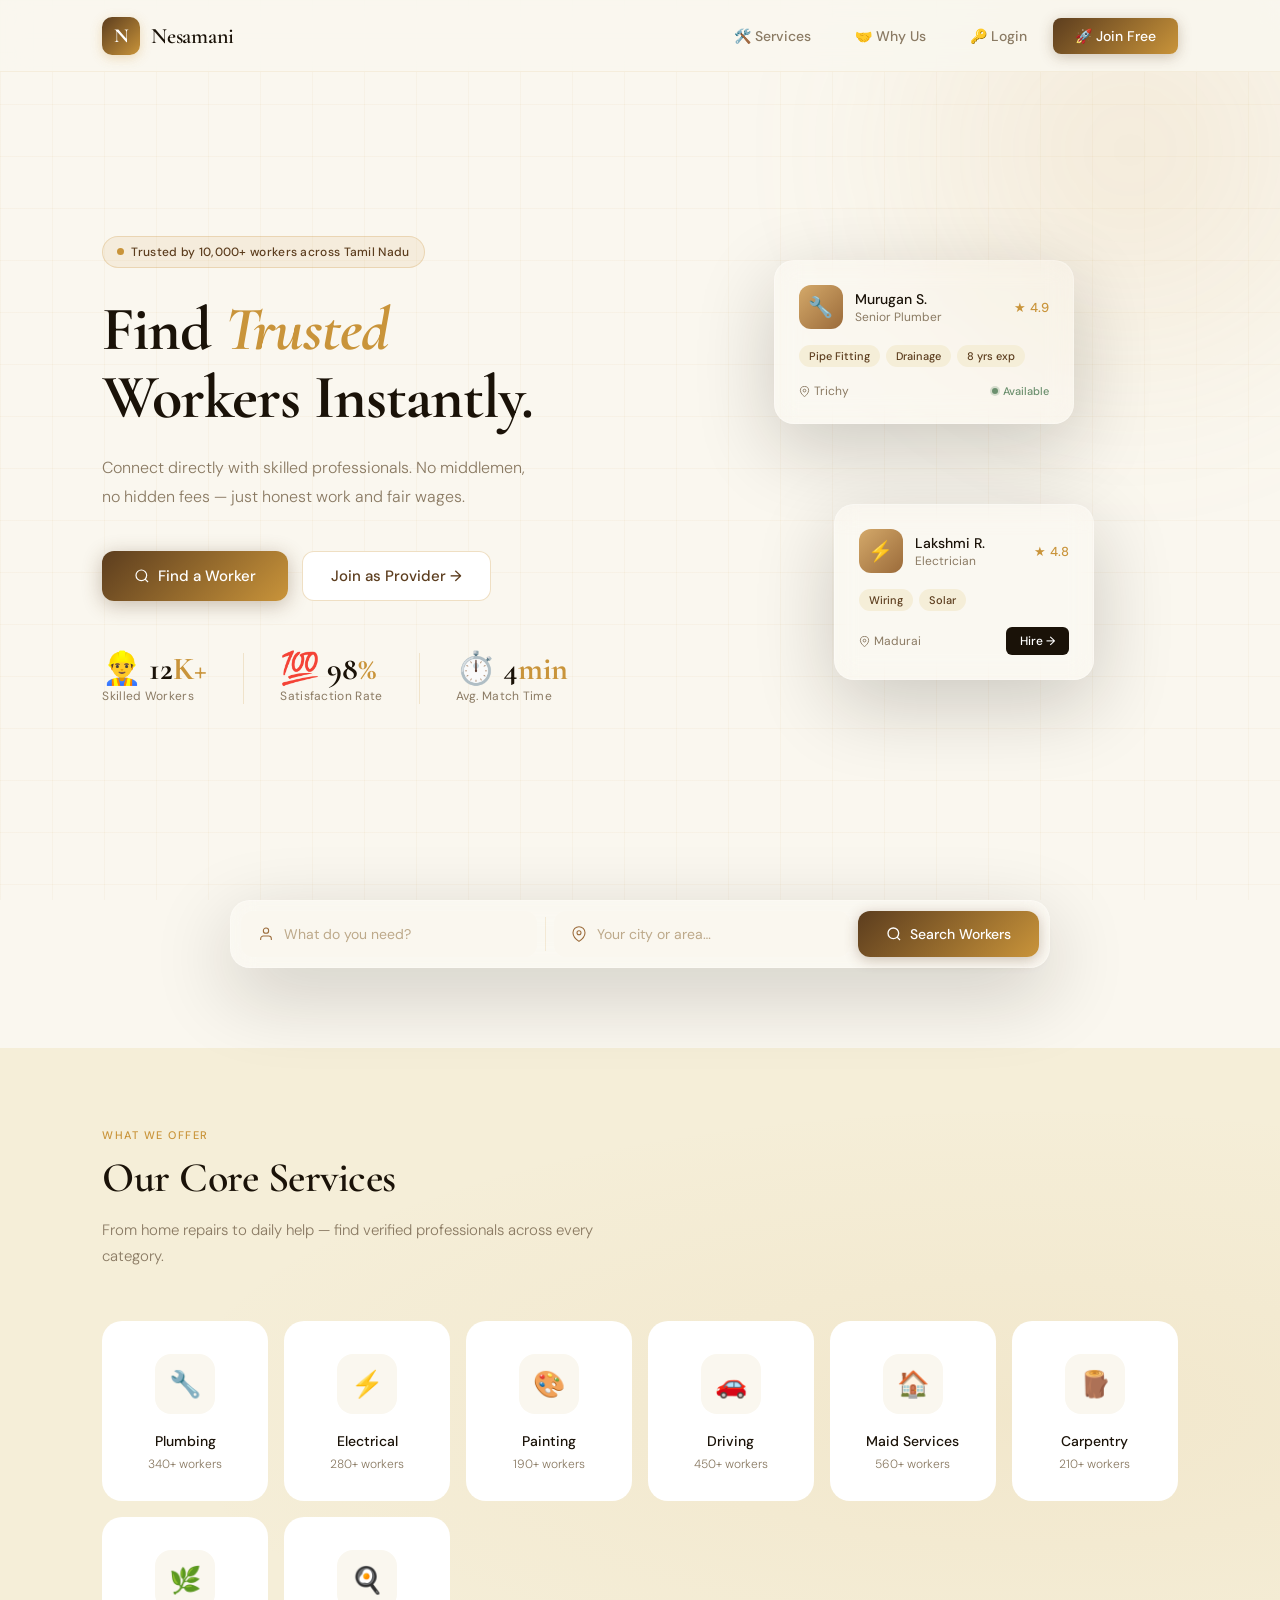
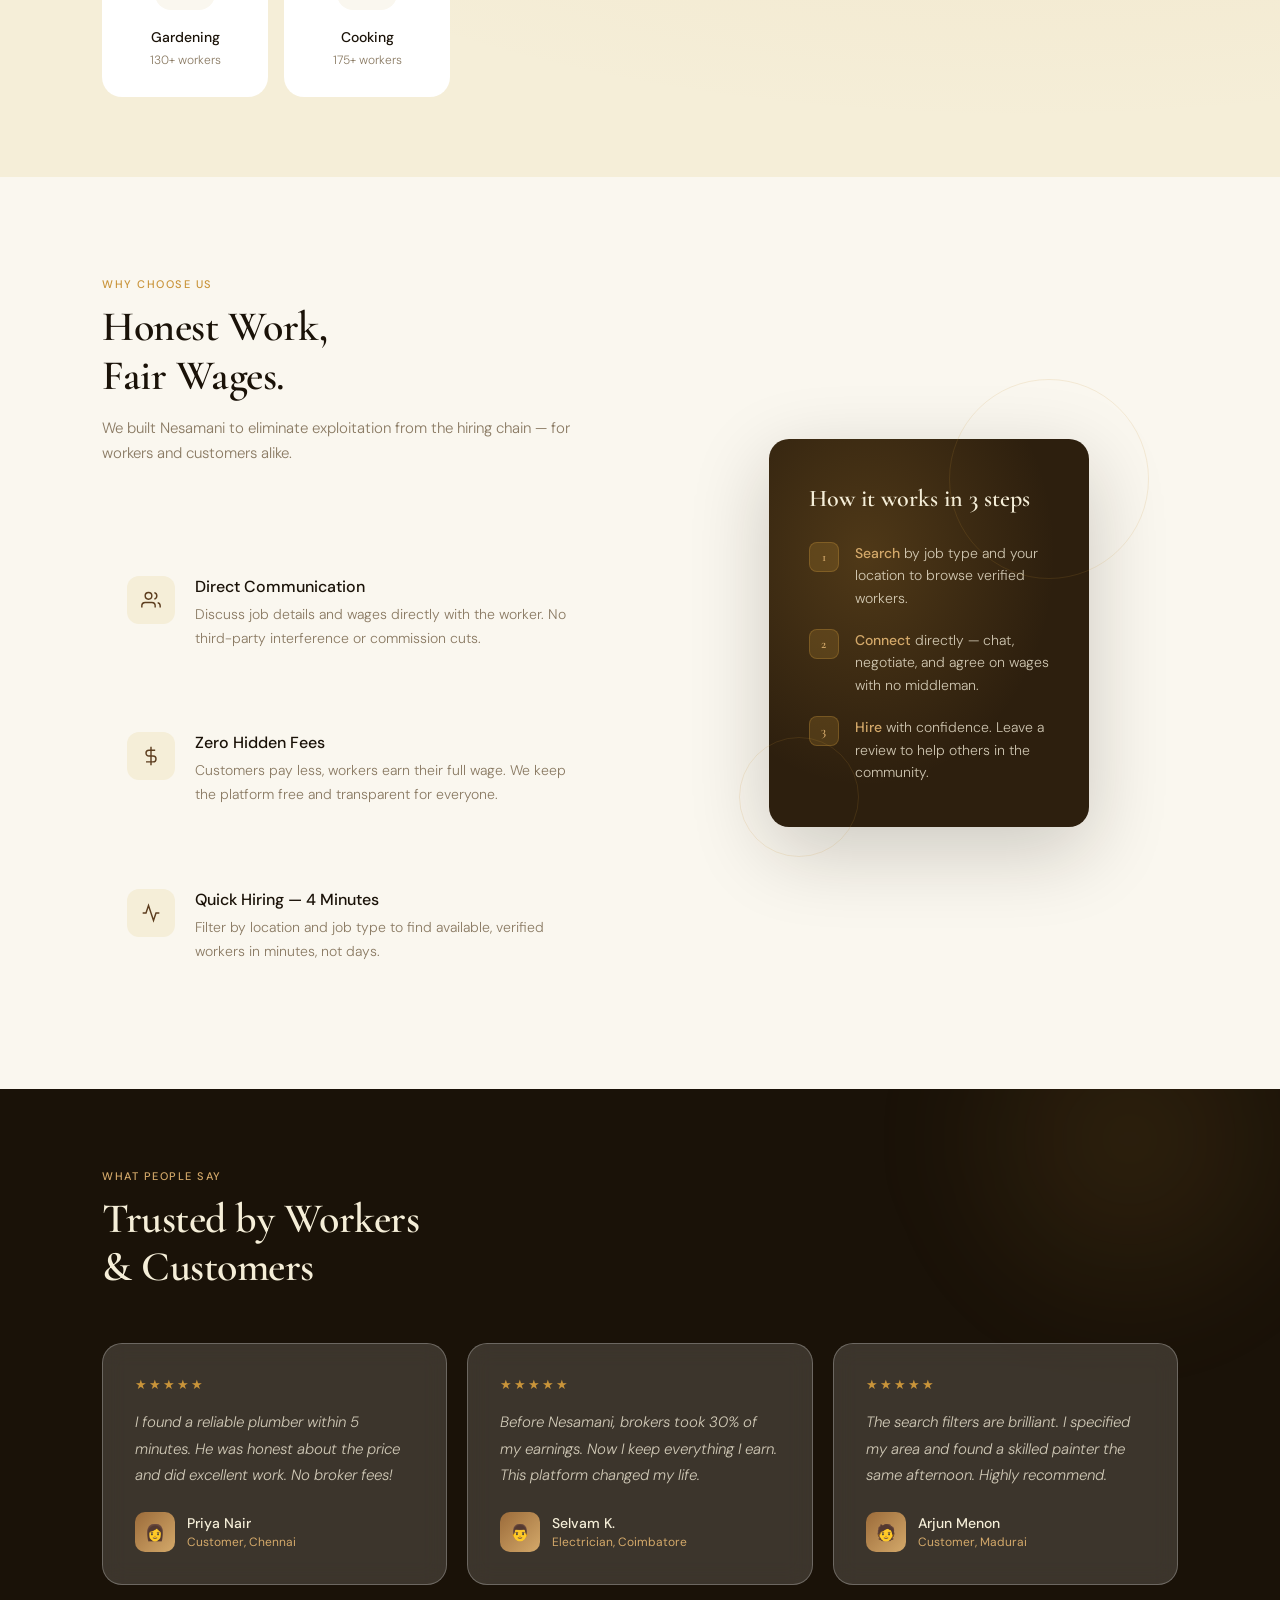
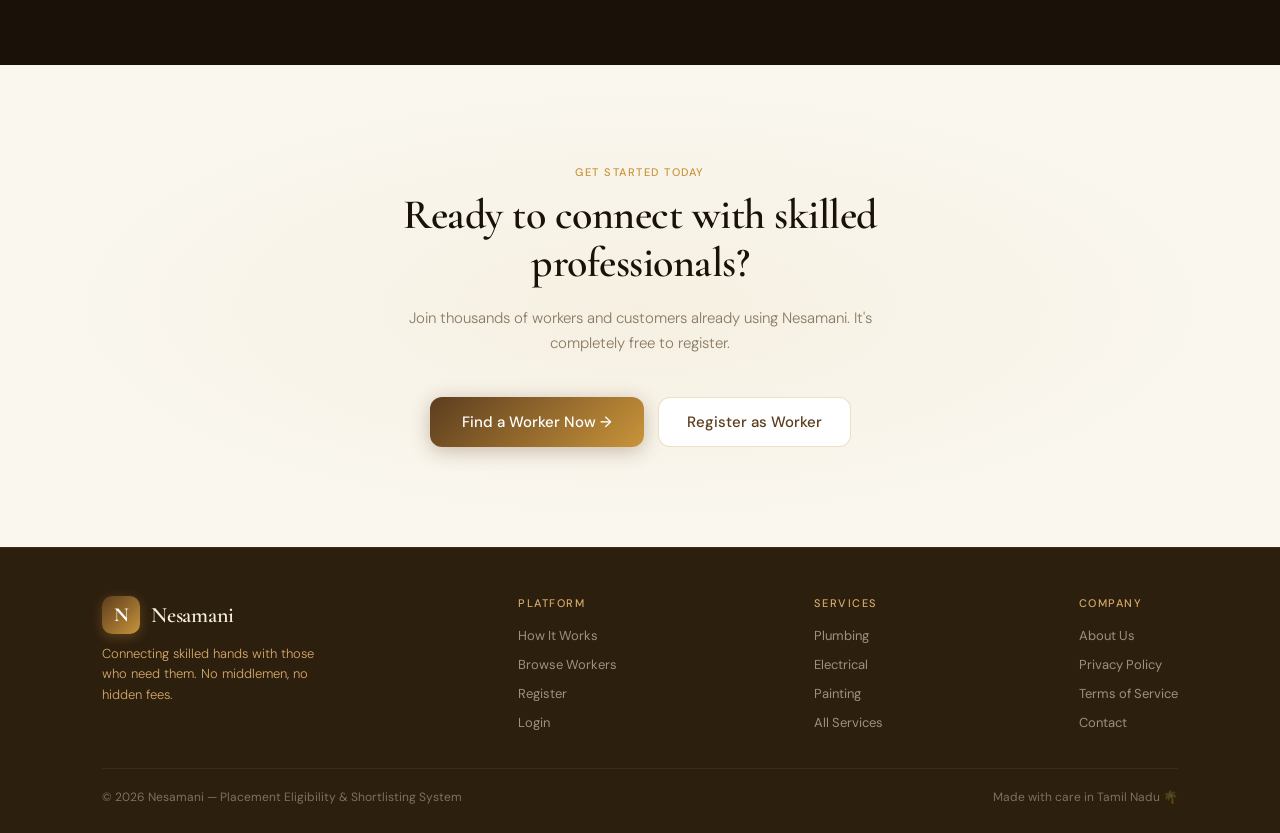
<file: backend/target/classes/static/index.html>
<!DOCTYPE html>
<html lang="en">
<head>
  <meta charset="UTF-8"/>
  <meta name="viewport" content="width=device-width, initial-scale=1.0"/>
  <title>Nesamani — Find Trusted Workers Instantly</title>
  <link rel="preconnect" href="https://fonts.googleapis.com">
  <link href="https://fonts.googleapis.com/css2?family=Cormorant+Garamond:ital,wght@0,400;0,600;0,700;1,400&family=DM+Sans:wght@300;400;500&display=swap" rel="stylesheet">

  <style>
  /* ═══════════════════════════════════════════
     NESAMANI — Landing Page
     Aesthetic: Warm Artisan / Earth Premium + Glassmorphism
     ═══════════════════════════════════════════ */

  :root {
    --soil:    #1a1208;
    --bark:    #2d1f0e;
    --earth:   #5c3d1e;
    --clay:    #9b6b3a;
    --sand:    #d4a96a;
    --cream:   #f5eed8;
    --ivory:   #faf7ef;
    --gold:    #c9943a;
    --gold-lt: #e8c47a;
    --sage:    #6b8f6e;
    --muted:   #8a7a63;
    --radius:  12px;
    --radius-lg: 20px;
    --shadow:  0 8px 40px rgba(26,18,8,.12);
    --shadow-lg: 0 24px 80px rgba(26,18,8,.2);
    --trans:   .22s cubic-bezier(.4,0,.2,1);
  }

  *, *::before, *::after { box-sizing: border-box; margin: 0; padding: 0; }
  html { scroll-behavior: smooth; }

  body {
    font-family: 'DM Sans', sans-serif;
    background: var(--ivory);
    color: var(--soil);
    overflow-x: hidden;
  }

  /* ── Glassy utility ───────────── */
  .glassy {
    background: rgba(255, 255, 255, 0.15) !important;
    backdrop-filter: blur(12px);
    -webkit-backdrop-filter: blur(12px);
    border-radius: var(--radius-lg);
    border: 1px solid rgba(255, 255, 255, 0.25) !important;
  }

  /* ── Scroll-reveal utility ───────────── */
  .reveal {
    opacity: 0;
    transform: translateY(32px);
    transition: opacity .7s ease, transform .7s ease;
  }
  .reveal.visible {
    opacity: 1;
    transform: translateY(0);
  }

  /* ══════════════════════════════════════
     HEADER / NAV
  ══════════════════════════════════════ */
  header {
    position: fixed; top: 0; left: 0; right: 0; z-index: 100;
    display: flex; align-items: center; justify-content: space-between;
    padding: 0 8%;
    height: 72px;
    background: rgba(250,247,239,.85);
    backdrop-filter: blur(14px);
    border-bottom: 1px solid rgba(201,148,58,.1);
    transition: box-shadow var(--trans);
  }
  header.scrolled {
    box-shadow: 0 4px 24px rgba(26,18,8,.08);
  }

  .nav-logo {
    display: flex; align-items: center; gap: 11px;
    text-decoration: none;
  }
  .nav-logo-mark {
    width: 38px; height: 38px;
    border-radius: 10px;
    background: linear-gradient(135deg, var(--earth), var(--gold));
    display: flex; align-items: center; justify-content: center;
    box-shadow: 0 3px 12px rgba(201,148,58,.3);
  }
  .nav-logo-mark span {
    font-family: 'Cormorant Garamond', serif;
    font-size: 20px; font-weight: 700;
    color: white; line-height: 1;
  }
  .nav-logo-text {
    font-family: 'Cormorant Garamond', serif;
    font-size: 22px; font-weight: 600;
    color: var(--soil);
    letter-spacing: -.3px;
  }

  nav { display: flex; align-items: center; gap: 8px; }

  .nav-link {
    padding: 8px 18px;
    font-size: 14px; font-weight: 500;
    color: var(--muted);
    text-decoration: none;
    border-radius: 8px;
    transition: color var(--trans), background var(--trans);
  }
  .nav-link:hover { color: var(--earth); background: rgba(201,148,58,.08); }

  .nav-cta {
    padding: 9px 22px;
    background: linear-gradient(135deg, var(--earth), var(--gold));
    color: white;
    text-decoration: none;
    border-radius: 8px;
    font-size: 14px; font-weight: 500;
    transition: transform var(--trans), box-shadow var(--trans);
    box-shadow: 0 3px 14px rgba(92,61,30,.28);
  }
  .nav-cta:hover { transform: translateY(-1px); box-shadow: 0 6px 20px rgba(92,61,30,.35); }

  .menu-toggle { display: none; font-size: 24px; cursor: pointer; }

  @media(max-width:768px){
    nav { 
      display: none; 
      flex-direction: column; 
      background: rgba(250,247,239,.95); 
      position: absolute; 
      top: 72px; 
      right: 0; 
      width: 200px; 
      padding: 20px; 
      border-radius: 0 0 0 12px;
      box-shadow: var(--shadow);
    }
    .menu-toggle { display: block; }
  }

  /* ══════════════════════════════════════
     HERO
  ══════════════════════════════════════ */
  .hero {
    min-height: 100vh;
    display: grid;
    grid-template-columns: 1fr 1fr;
    align-items: center;
    padding: 120px 8% 80px;
    gap: 60px;
    position: relative;
    overflow: hidden;
  }

  .hero::before {
    content: '';
    position: absolute; inset: 0;
    background-image:
      linear-gradient(rgba(201,148,58,.05) 1px, transparent 1px),
      linear-gradient(90deg, rgba(201,148,58,.05) 1px, transparent 1px);
    background-size: 52px 52px;
    pointer-events: none;
  }
  .hero::after {
    content: '';
    position: absolute;
    width: 700px; height: 700px;
    border-radius: 50%;
    top: -200px; right: -200px;
    background: radial-gradient(circle, rgba(201,148,58,.13) 0%, transparent 65%);
    filter: blur(60px);
    pointer-events: none;
  }

  .hero-content { position: relative; z-index: 1; }

  .hero-badge {
    display: inline-flex; align-items: center; gap: 7px;
    padding: 7px 14px;
    background: rgba(201,148,58,.1);
    border: 1px solid rgba(201,148,58,.25);
    border-radius: 99px;
    font-size: 12px; font-weight: 500;
    color: var(--earth);
    letter-spacing: .3px;
    margin-bottom: 28px;
    animation: fadeUp .6s ease both;
  }
  .hero-badge-dot {
    width: 7px; height: 7px; border-radius: 50%;
    background: var(--gold);
    animation: pulse 2s ease infinite;
  }
  @keyframes pulse {
    0%,100% { box-shadow: 0 0 0 0 rgba(201,148,58,.4); }
    50%      { box-shadow: 0 0 0 5px rgba(201,148,58,0); }
  }

  .hero h1 {
    font-family: 'Cormorant Garamond', serif;
    font-size: clamp(38px, 5vw, 62px);
    font-weight: 700;
    line-height: 1.1;
    color: var(--soil);
    letter-spacing: -1px;
    margin-bottom: 22px;
    animation: fadeUp .6s .1s ease both;
  }
  .hero h1 em { font-style: italic; color: var(--gold); }

  .hero-sub {
    font-size: 16px; font-weight: 300;
    color: var(--muted);
    line-height: 1.8;
    max-width: 440px;
    margin-bottom: 40px;
    animation: fadeUp .6s .2s ease both;
  }

  .hero-actions {
    display: flex; gap: 14px; flex-wrap: wrap;
    animation: fadeUp .6s .3s ease both;
  }
  .btn-hero-primary {
    padding: 14px 32px;
    background: linear-gradient(135deg, var(--earth), var(--gold));
    color: white; text-decoration: none;
    border-radius: var(--radius);
    font-size: 15px; font-weight: 500;
    box-shadow: 0 4px 20px rgba(92,61,30,.32);
    transition: transform var(--trans), box-shadow var(--trans);
    display: inline-flex; align-items: center; gap: 8px;
  }
  .btn-hero-primary:hover { transform: translateY(-2px); box-shadow: 0 8px 28px rgba(92,61,30,.38); }

  .btn-hero-secondary {
    padding: 14px 28px;
    background: white;
    color: var(--earth); text-decoration: none;
    border-radius: var(--radius);
    font-size: 15px; font-weight: 500;
    border: 1.5px solid rgba(201,148,58,.3);
    transition: border-color var(--trans), box-shadow var(--trans), transform var(--trans);
    display: inline-flex; align-items: center; gap: 8px;
  }
  .btn-hero-secondary:hover { border-color: var(--gold); transform: translateY(-2px); box-shadow: var(--shadow); }

  /* ── Stats row (Merged) ─── */
  .hero-stats {
    display: flex; gap: 36px; margin-top: 52px; flex-wrap: wrap;
    animation: fadeUp .6s .4s ease both;
  }
  .stat { display: flex; flex-direction: column; gap: 3px; }
  .stat-num {
    font-family: 'Cormorant Garamond', serif;
    font-size: 32px; font-weight: 700;
    color: var(--soil); line-height: 1;
  }
  .stat-num span { color: var(--gold); }
  .stat-label {
    font-size: 12px; font-weight: 400;
    color: var(--muted); letter-spacing: .3px;
  }
  .stat-divider {
    width: 1px; background: rgba(201,148,58,.2);
    align-self: stretch;
  }

  /* ── Hero visual panel ─── */
  .hero-visual {
    position: relative; z-index: 1;
    animation: fadeLeft .8s .2s ease both;
    display: flex; align-items: center; justify-content: center;
  }

  .hero-card-stack { position: relative; width: 340px; height: 420px; }

  .worker-card {
    position: absolute;
    padding: 24px;
    box-shadow: var(--shadow-lg);
    transition: transform .4s ease, box-shadow .4s ease;
  }
  .worker-card:nth-child(1) {
    width: 300px;
    top: 0; left: 20px;
    animation: floatA 5s ease-in-out infinite;
  }
  .worker-card:nth-child(2) {
    width: 260px;
    bottom: 0; right: 0;
    animation: floatB 6s ease-in-out infinite;
  }

  @keyframes floatA {
    0%,100% { transform: translateY(0) rotate(-1deg); }
    50%      { transform: translateY(-10px) rotate(-1deg); }
  }
  @keyframes floatB {
    0%,100% { transform: translateY(0) rotate(2deg); }
    50%      { transform: translateY(-14px) rotate(2deg); }
  }

  .wcard-top { display: flex; align-items: center; gap: 12px; margin-bottom: 16px; }
  .wcard-avatar {
    width: 44px; height: 44px; border-radius: 12px;
    background: linear-gradient(135deg, var(--sand), var(--clay));
    display: flex; align-items: center; justify-content: center;
    font-size: 20px;
  }
  .wcard-name { font-weight: 500; font-size: 14px; color: var(--soil); }
  .wcard-role { font-size: 12px; color: var(--muted); margin-top: 1px; }
  .wcard-rating {
    margin-left: auto;
    display: flex; align-items: center; gap: 4px;
    font-size: 13px; font-weight: 500; color: var(--gold);
  }

  .wcard-tags { display: flex; gap: 6px; flex-wrap: wrap; }
  .wcard-tag {
    padding: 4px 10px;
    background: var(--cream);
    border-radius: 99px;
    font-size: 11px; color: var(--earth); font-weight: 500;
  }

  .wcard-footer {
    margin-top: 16px;
    display: flex; align-items: center; justify-content: space-between;
  }
  .wcard-loc { font-size: 12px; color: var(--muted); display: flex; align-items: center; gap: 4px; }
  .wcard-btn {
    padding: 6px 14px;
    background: var(--soil);
    color: white;
    border-radius: 6px;
    font-size: 12px; font-weight: 500;
    text-decoration: none;
  }

  .wcard-status {
    display: inline-flex; align-items: center; gap: 5px;
    font-size: 11px; color: var(--sage); font-weight: 500;
  }
  .wcard-status-dot {
    width: 6px; height: 6px; border-radius: 50%;
    background: var(--sage);
    box-shadow: 0 0 0 2px rgba(107,143,110,.25);
  }

  /* ══════════════════════════════════════
     SEARCH BAR
  ══════════════════════════════════════ */
  .search-section {
    padding: 0 8% 80px;
    position: relative; z-index: 2;
  }

  .search-container {
    padding: 10px;
    display: flex; align-items: stretch; gap: 8px;
    max-width: 820px; margin: 0 auto;
    box-shadow: var(--shadow-lg);
  }

  .search-field {
    flex: 1;
    display: flex; align-items: center; gap: 10px;
    padding: 12px 16px;
    border-radius: var(--radius);
    background: var(--ivory);
    border: 1.5px solid transparent;
    transition: border-color var(--trans), background var(--trans);
  }
  .search-field:focus-within {
    border-color: var(--gold);
    background: white;
  }
  .search-field svg { width: 16px; height: 16px; color: var(--clay); flex-shrink: 0; }

  .search-field select,
  .search-field input {
    flex: 1; border: none; background: transparent;
    font-family: 'DM Sans', sans-serif;
    font-size: 14px; color: var(--soil);
    outline: none;
    appearance: none; -webkit-appearance: none;
  }
  .search-field select option { color: var(--soil); }
  .search-field select:invalid,
  .search-field input::placeholder { color: #bda98a; }

  .search-divider {
    width: 1px; background: rgba(201,148,58,.15);
    align-self: stretch; margin: 6px 0;
  }

  .btn-search {
    padding: 14px 28px;
    background: linear-gradient(135deg, var(--earth), var(--gold));
    color: white; border: none;
    border-radius: var(--radius);
    font-family: 'DM Sans', sans-serif;
    font-size: 14px; font-weight: 500;
    cursor: pointer; white-space: nowrap;
    transition: transform var(--trans), box-shadow var(--trans);
    box-shadow: 0 3px 14px rgba(92,61,30,.3);
    display: flex; align-items: center; gap: 8px;
  }
  .btn-search:hover { transform: translateY(-1px); box-shadow: 0 6px 20px rgba(92,61,30,.38); }
  .btn-search svg { width: 16px; height: 16px; }

  /* ══════════════════════════════════════
     SERVICES
  ══════════════════════════════════════ */
  .services {
    padding: 80px 8%;
    background: var(--cream);
    position: relative; overflow: hidden;
  }
  .services::before {
    content: '';
    position: absolute; inset: 0;
    background: radial-gradient(ellipse at 80% 50%, rgba(201,148,58,.08) 0%, transparent 60%);
    pointer-events: none;
  }

  .section-label {
    font-size: 11px; font-weight: 500;
    letter-spacing: 1.5px; text-transform: uppercase;
    color: var(--gold); margin-bottom: 12px;
  }
  .section-title {
    font-family: 'Cormorant Garamond', serif;
    font-size: clamp(28px, 3.5vw, 42px);
    font-weight: 600; color: var(--soil);
    letter-spacing: -.5px; margin-bottom: 16px;
    line-height: 1.15;
  }
  .section-sub {
    font-size: 15px; font-weight: 300;
    color: var(--muted); max-width: 500px; line-height: 1.7;
  }

  .section-header { margin-bottom: 52px; }

  .services-grid {
    display: grid;
    grid-template-columns: repeat(auto-fit, minmax(160px, 1fr));
    gap: 16px;
  }

  .service-card {
    background: white;
    border-radius: var(--radius-lg);
    padding: 32px 20px 28px;
    text-align: center;
    border: 1.5px solid transparent;
    transition: border-color var(--trans), transform var(--trans), box-shadow var(--trans);
    cursor: pointer;
    text-decoration: none;
    display: block;
    position: relative; overflow: hidden;
  }
  .service-card::after {
    content: '';
    position: absolute; bottom: 0; left: 0; right: 0; height: 3px;
    background: linear-gradient(90deg, var(--earth), var(--gold));
    transform: scaleX(0); transform-origin: left;
    transition: transform var(--trans);
  }
  .service-card:hover {
    border-color: rgba(201,148,58,.2);
    transform: translateY(-6px);
    box-shadow: var(--shadow);
  }
  .service-card:hover::after { transform: scaleX(1); }

  .service-icon {
    width: 60px; height: 60px;
    border-radius: 16px;
    background: var(--ivory);
    display: flex; align-items: center; justify-content: center;
    font-size: 26px; margin: 0 auto 18px;
    transition: background var(--trans), transform var(--trans);
  }
  .service-card:hover .service-icon {
    background: var(--cream);
    transform: scale(1.08);
  }

  .service-name {
    font-size: 14px; font-weight: 500; color: var(--soil);
    margin-bottom: 6px;
  }
  .service-count {
    font-size: 12px; color: var(--muted); font-weight: 300;
  }

  /* ══════════════════════════════════════
     WHY NESAMANI
  ══════════════════════════════════════ */
  .why {
    padding: 100px 8%;
    display: grid; grid-template-columns: 1fr 1fr;
    gap: 80px; align-items: center;
  }

  .why-features { display: flex; flex-direction: column; gap: 32px; }

  .feature-row {
    display: flex; gap: 20px; align-items: flex-start;
    padding: 24px;
    border-radius: var(--radius-lg);
    border: 1.5px solid transparent;
    transition: border-color var(--trans), background var(--trans), transform var(--trans);
    cursor: default;
  }
  .feature-row:hover {
    border-color: rgba(201,148,58,.15);
    background: white;
    transform: translateX(6px);
    box-shadow: var(--shadow);
  }

  .feature-icon-wrap {
    width: 48px; height: 48px; flex-shrink: 0;
    border-radius: 12px;
    background: var(--cream);
    display: flex; align-items: center; justify-content: center;
    transition: background var(--trans);
  }
  .feature-row:hover .feature-icon-wrap {
    background: linear-gradient(135deg, var(--earth), var(--gold));
  }
  .feature-icon-wrap svg {
    width: 20px; height: 20px;
    color: var(--earth);
    transition: color var(--trans);
  }
  .feature-row:hover .feature-icon-wrap svg { color: white; }

  .feature-text h4 {
    font-size: 16px; font-weight: 500; color: var(--soil);
    margin-bottom: 6px;
  }
  .feature-text p {
    font-size: 14px; font-weight: 300; color: var(--muted);
    line-height: 1.7;
  }

  .why-visual {
    position: relative;
    display: flex; align-items: center; justify-content: center;
  }

  .why-card {
    background: var(--bark);
    background-image: radial-gradient(ellipse at 30% 30%, rgba(201,148,58,.22) 0%, transparent 60%);
    border-radius: var(--radius-lg);
    padding: 44px 40px;
    color: white;
    max-width: 320px;
    position: relative; z-index: 1;
    box-shadow: var(--shadow-lg);
  }
  .why-card-title {
    font-family: 'Cormorant Garamond', serif;
    font-size: 24px; font-weight: 600;
    color: var(--cream); margin-bottom: 28px;
    line-height: 1.3;
  }

  .why-steps { display: flex; flex-direction: column; gap: 20px; }
  .why-step { display: flex; gap: 16px; align-items: flex-start; }
  .why-step-num {
    width: 30px; height: 30px; flex-shrink: 0;
    border-radius: 8px;
    background: rgba(201,148,58,.2);
    border: 1px solid rgba(201,148,58,.3);
    display: flex; align-items: center; justify-content: center;
    font-size: 13px; font-weight: 600; color: var(--sand);
    font-family: 'Cormorant Garamond', serif;
  }
  .why-step-text { font-size: 14px; font-weight: 300; color: rgba(245,238,216,.8); line-height: 1.6; }
  .why-step-text strong { color: var(--sand); font-weight: 500; }

  .why-card-dec {
    position: absolute;
    border-radius: 50%;
    border: 1px solid rgba(201,148,58,.15);
  }
  .why-card-dec-1 { width: 200px; height: 200px; top: -60px; right: -60px; }
  .why-card-dec-2 { width: 120px; height: 120px; bottom: -30px; left: -30px; }

  /* ══════════════════════════════════════
    TESTIMONIALS
  ══════════════════════════════════════ */
  .testimonials {
    padding: 80px 8%;
    background: var(--soil);
    position: relative; overflow: hidden;
  }
  .testimonials::before {
    content: '';
    position: absolute;
    width: 500px; height: 500px; border-radius: 50%;
    top: -200px; right: -100px;
    background: radial-gradient(circle, rgba(201,148,58,.12) 0%, transparent 60%);
    filter: blur(40px); pointer-events: none;
  }

  .testimonials .section-label { color: var(--sand); }
  .testimonials .section-title { color: var(--cream); }

  .testimonials-grid {
    display: grid;
    grid-template-columns: repeat(auto-fit, minmax(280px, 1fr));
    gap: 20px; margin-top: 52px;
  }

  .testimonial-card {
    padding: 32px;
    transition: background var(--trans), transform var(--trans);
  }
  .testimonial-card:hover {
    transform: translateY(-4px);
  }

  .t-stars { color: var(--gold); font-size: 13px; margin-bottom: 16px; letter-spacing: 2px; }

  .t-quote {
    font-size: 15px; font-weight: 300;
    color: rgba(245,238,216,.8);
    line-height: 1.75; margin-bottom: 24px;
    font-style: italic;
  }

  .t-author { display: flex; align-items: center; gap: 12px; }
  .t-avatar {
    width: 40px; height: 40px; border-radius: 10px;
    background: linear-gradient(135deg, var(--clay), var(--sand));
    display: flex; align-items: center; justify-content: center;
    font-size: 16px; flex-shrink: 0;
  }
  .t-name { font-size: 14px; font-weight: 500; color: var(--cream); }
  .t-role { font-size: 12px; color: var(--sand); margin-top: 2px; }

  /* ══════════════════════════════════════
    CTA BANNER
  ══════════════════════════════════════ */
  .cta-section {
    padding: 100px 8%;
    text-align: center;
    position: relative; overflow: hidden;
  }
  .cta-section::before {
    content: '';
    position: absolute; inset: 0;
    background: radial-gradient(ellipse at 50% 50%, rgba(201,148,58,.07) 0%, transparent 65%);
    pointer-events: none;
  }

  .cta-inner { position: relative; z-index: 1; max-width: 600px; margin: 0 auto; }

  .cta-inner .section-title { margin-bottom: 18px; }
  .cta-inner .section-sub { margin: 0 auto 40px; text-align: center; }

  .cta-btns { display: flex; gap: 14px; justify-content: center; flex-wrap: wrap; }

  /* ══════════════════════════════════════
    FOOTER
  ══════════════════════════════════════ */
  footer {
    background: var(--bark);
    padding: 48px 8% 28px;
    border-top: 1px solid rgba(201,148,58,.12);
  }
  .footer-top {
    display: flex; justify-content: space-between; align-items: flex-start;
    gap: 40px; flex-wrap: wrap; margin-bottom: 36px;
  }
  .footer-brand .nav-logo-text { color: var(--cream); }
  .footer-tagline {
    font-size: 13px; font-weight: 300; color: var(--sand);
    margin-top: 10px; max-width: 220px; line-height: 1.6;
  }
  .footer-links h5 {
    font-size: 11px; text-transform: uppercase; letter-spacing: 1.5px;
    color: var(--sand); font-weight: 500; margin-bottom: 14px;
  }
  .footer-links ul { list-style: none; display: flex; flex-direction: column; gap: 8px; }
  .footer-links a {
    font-size: 13px; color: rgba(245,238,216,.55);
    text-decoration: none; transition: color var(--trans);
  }
  .footer-links a:hover { color: var(--sand); }

  .footer-bottom {
    border-top: 1px solid rgba(201,148,58,.1);
    padding-top: 20px;
    display: flex; justify-content: space-between; align-items: center;
    flex-wrap: wrap; gap: 10px;
  }
  .footer-copy {
    font-size: 12px; color: rgba(245,238,216,.4);
  }

  /* ══════════════════════════════════════
    TOAST / ALERTS
  ══════════════════════════════════════ */
  .toast {
    position: fixed; bottom: 28px; right: 28px;
    background: var(--soil);
    color: var(--cream);
    padding: 14px 20px;
    border-radius: var(--radius);
    display: flex; align-items: center; gap: 10px;
    font-size: 14px;
    box-shadow: var(--shadow);
    transform: translateY(100px);
    opacity: 0;
    transition: transform .4s cubic-bezier(.34,1.56,.64,1), opacity .4s ease;
    z-index: 1000; pointer-events: none;
  }
  .toast.show { transform: translateY(0); opacity: 1; }
  .toast svg { width: 18px; height: 18px; color: var(--sage); flex-shrink: 0; }

  /* ══════════════════════════════════════
    ANIMATIONS
  ══════════════════════════════════════ */
  @keyframes fadeUp {
    from { opacity: 0; transform: translateY(22px); }
    to   { opacity: 1; transform: translateY(0); }
  }
  @keyframes fadeLeft {
    from { opacity: 0; transform: translateX(30px); }
    to   { opacity: 1; transform: translateX(0); }
  }

  /* ══════════════════════════════════════
    RESPONSIVE
  ══════════════════════════════════════ */
  @media (max-width: 960px) {
    .hero { grid-template-columns: 1fr; padding-top: 110px; }
    .hero-visual { display: none; }
    .why { grid-template-columns: 1fr; gap: 48px; }
    .search-container { flex-wrap: wrap; }
    .search-divider { display: none; }
  }
  @media (max-width: 640px) {
    header { padding: 0 5%; }
    .hero, .services, .why, .cta-section { padding-left: 5%; padding-right: 5%; }
    .testimonials { padding-left: 5%; padding-right: 5%; }
    .footer-top { flex-direction: column; }
  }
  </style>
</head>
<body>

  <header id="mainHeader">
    <a href="index.html" class="nav-logo">
      <div class="nav-logo-mark"><span>N</span></div>
      <span class="nav-logo-text">Nesamani</span>
    </a>
    <div class="menu-toggle">☰</div>
    <nav>
      <a href="#services" class="nav-link">🛠️ Services</a>
      <a href="#why" class="nav-link">🤝 Why Us</a>
      <a href="login.html" class="nav-link">🔑 Login</a>
      <a href="register.html" class="nav-cta">🚀 Join Free</a>
    </nav>
  </header>

  <section class="hero">
    <div class="hero-content">
      <div class="hero-badge">
        <span class="hero-badge-dot"></span>
        Trusted by 10,000+ workers across Tamil Nadu
      </div>

      <h1>Find <em>Trusted</em><br>Workers Instantly.</h1>

      <p class="hero-sub">
        Connect directly with skilled professionals.
        No middlemen, no hidden fees — just honest work
        and fair wages.
      </p>

      <div class="hero-actions">
        <a href="register.html" class="btn-hero-primary">
          <svg viewBox="0 0 24 24" fill="none" stroke="currentColor" stroke-width="1.8" width="16" height="16">
            <circle cx="11" cy="11" r="8"/><path d="m21 21-4.35-4.35"/>
          </svg>
          Find a Worker
        </a>
        <a href="register.html" class="btn-hero-secondary">
          Join as Provider →
        </a>
      </div>

      <div class="hero-stats">
        <div class="stat"><div class="stat-num">👷‍♂️ 12<span>K+</span></div><div class="stat-label">Skilled Workers</div></div>
        <div class="stat-divider"></div>
        <div class="stat"><div class="stat-num">💯 98<span>%</span></div><div class="stat-label">Satisfaction Rate</div></div>
        <div class="stat-divider"></div>
        <div class="stat"><div class="stat-num">⏱️ 4<span>min</span></div><div class="stat-label">Avg. Match Time</div></div>
      </div>
    </div>

    <div class="hero-visual">
      <div class="hero-card-stack">

        <div class="worker-card glassy">
          <div class="wcard-top">
            <div class="wcard-avatar">🔧</div>
            <div>
              <div class="wcard-name">Murugan S.</div>
              <div class="wcard-role">Senior Plumber</div>
            </div>
            <div class="wcard-rating">
              ★ <span>4.9</span>
            </div>
          </div>
          <div class="wcard-tags">
            <span class="wcard-tag">Pipe Fitting</span>
            <span class="wcard-tag">Drainage</span>
            <span class="wcard-tag">8 yrs exp</span>
          </div>
          <div class="wcard-footer">
            <span class="wcard-loc">
              <svg width="11" height="11" viewBox="0 0 24 24" fill="none" stroke="currentColor" stroke-width="2"><path d="M21 10c0 7-9 13-9 13s-9-6-9-13a9 9 0 0 1 18 0z"/><circle cx="12" cy="10" r="3"/></svg>
              Trichy
            </span>
            <div class="wcard-status">
              <span class="wcard-status-dot"></span> Available
            </div>
          </div>
        </div>

        <div class="worker-card glassy">
          <div class="wcard-top">
            <div class="wcard-avatar">⚡</div>
            <div>
              <div class="wcard-name">Lakshmi R.</div>
              <div class="wcard-role">Electrician</div>
            </div>
            <div class="wcard-rating">
              ★ <span>4.8</span>
            </div>
          </div>
          <div class="wcard-tags">
            <span class="wcard-tag">Wiring</span>
            <span class="wcard-tag">Solar</span>
          </div>
          <div class="wcard-footer">
            <span class="wcard-loc">
              <svg width="11" height="11" viewBox="0 0 24 24" fill="none" stroke="currentColor" stroke-width="2"><path d="M21 10c0 7-9 13-9 13s-9-6-9-13a9 9 0 0 1 18 0z"/><circle cx="12" cy="10" r="3"/></svg>
              Madurai
            </span>
            <a href="login.html" class="wcard-btn">Hire →</a>
          </div>
        </div>

      </div>
    </div>
  </section>

  <div class="search-section reveal">
    <form class="search-container glassy" id="searchForm" novalidate>

      <div class="search-field">
        <svg viewBox="0 0 24 24" fill="none" stroke="currentColor" stroke-width="1.6">
          <path d="M20 21v-2a4 4 0 0 0-4-4H8a4 4 0 0 0-4 4v2"/><circle cx="12" cy="7" r="4"/>
        </svg>
        <select id="jobType" required>
          <option value="" disabled selected>What do you need?</option>
          <option value="plumber">🔧 Plumber</option>
          <option value="electrician">⚡ Electrician</option>
          <option value="painter">🎨 Painter</option>
          <option value="driver">🚗 Driver</option>
          <option value="maid">🏠 Maid Worker</option>
          <option value="carpenter">🪵 Carpenter</option>
          <option value="gardener">🌿 Gardener</option>
        </select>
      </div>

      <div class="search-divider"></div>

      <div class="search-field">
        <svg viewBox="0 0 24 24" fill="none" stroke="currentColor" stroke-width="1.6">
          <path d="M21 10c0 7-9 13-9 13s-9-6-9-13a9 9 0 0 1 18 0z"/><circle cx="12" cy="10" r="3"/>
        </svg>
        <input type="text" id="locationInput" placeholder="Your city or area…" autocomplete="off">
      </div>

      <button type="submit" class="btn-search">
        <svg viewBox="0 0 24 24" fill="none" stroke="currentColor" stroke-width="2">
          <circle cx="11" cy="11" r="8"/><path d="m21 21-4.35-4.35"/>
        </svg>
        Search Workers
      </button>

    </form>
  </div>

  <section class="services reveal" id="services">
    <div class="section-header">
      <p class="section-label">What We Offer</p>
      <h2 class="section-title">Our Core Services</h2>
      <p class="section-sub">From home repairs to daily help — find verified professionals across every category.</p>
    </div>

    <div class="services-grid">
      <a href="login.html" class="service-card">
        <div class="service-icon">🔧</div>
        <div class="service-name">Plumbing</div>
        <div class="service-count">340+ workers</div>
      </a>
      <a href="login.html" class="service-card">
        <div class="service-icon">⚡</div>
        <div class="service-name">Electrical</div>
        <div class="service-count">280+ workers</div>
      </a>
      <a href="login.html" class="service-card">
        <div class="service-icon">🎨</div>
        <div class="service-name">Painting</div>
        <div class="service-count">190+ workers</div>
      </a>
      <a href="login.html" class="service-card">
        <div class="service-icon">🚗</div>
        <div class="service-name">Driving</div>
        <div class="service-count">450+ workers</div>
      </a>
      <a href="login.html" class="service-card">
        <div class="service-icon">🏠</div>
        <div class="service-name">Maid Services</div>
        <div class="service-count">560+ workers</div>
      </a>
      <a href="login.html" class="service-card">
        <div class="service-icon">🪵</div>
        <div class="service-name">Carpentry</div>
        <div class="service-count">210+ workers</div>
      </a>
      <a href="login.html" class="service-card">
        <div class="service-icon">🌿</div>
        <div class="service-name">Gardening</div>
        <div class="service-count">130+ workers</div>
      </a>
      <a href="login.html" class="service-card">
        <div class="service-icon">🍳</div>
        <div class="service-name">Cooking</div>
        <div class="service-count">175+ workers</div>
      </a>
    </div>
  </section>

  <section class="why reveal" id="why">

    <div class="why-features">
      <div class="section-header">
        <p class="section-label">Why Choose Us</p>
        <h2 class="section-title">Honest Work,<br>Fair Wages.</h2>
        <p class="section-sub">We built Nesamani to eliminate exploitation from the hiring chain — for workers and customers alike.</p>
      </div>

      <div class="feature-row">
        <div class="feature-icon-wrap">
          <svg viewBox="0 0 24 24" fill="none" stroke="currentColor" stroke-width="1.7">
            <path d="M17 21v-2a4 4 0 0 0-4-4H5a4 4 0 0 0-4 4v2"/>
            <circle cx="9" cy="7" r="4"/>
            <path d="M23 21v-2a4 4 0 0 0-3-3.87M16 3.13a4 4 0 0 1 0 7.75"/>
          </svg>
        </div>
        <div class="feature-text">
          <h4>Direct Communication</h4>
          <p>Discuss job details and wages directly with the worker. No third-party interference or commission cuts.</p>
        </div>
      </div>

      <div class="feature-row">
        <div class="feature-icon-wrap">
          <svg viewBox="0 0 24 24" fill="none" stroke="currentColor" stroke-width="1.7">
            <line x1="12" y1="1" x2="12" y2="23"/>
            <path d="M17 5H9.5a3.5 3.5 0 0 0 0 7h5a3.5 3.5 0 0 1 0 7H6"/>
          </svg>
        </div>
        <div class="feature-text">
          <h4>Zero Hidden Fees</h4>
          <p>Customers pay less, workers earn their full wage. We keep the platform free and transparent for everyone.</p>
        </div>
      </div>

  <div class="feature-row">
      <div class="feature-icon-wrap">
        <svg viewBox="0 0 24 24" fill="none" stroke="currentColor" stroke-width="1.7">
          <polyline points="22 12 18 12 15 21 9 3 6 12 2 12"/>
        </svg>
      </div>
      <div class="feature-text">
        <h4>Quick Hiring — 4 Minutes</h4>
        <p>Filter by location and job type to find available, verified workers in minutes, not days.</p>
      </div>
    </div>
  </div>

  <div class="why-visual">
    <div class="why-card">
      <div class="why-card-dec why-card-dec-1"></div>
      <div class="why-card-dec why-card-dec-2"></div>
      <p class="why-card-title">How it works in 3 steps</p>
      <div class="why-steps">
        <div class="why-step">
          <div class="why-step-num">1</div>
          <div class="why-step-text"><strong>Search</strong> by job type and your location to browse verified workers.</div>
        </div>
        <div class="why-step">
          <div class="why-step-num">2</div>
          <div class="why-step-text"><strong>Connect</strong> directly — chat, negotiate, and agree on wages with no middleman.</div>
        </div>
        <div class="why-step">
          <div class="why-step-num">3</div>
          <div class="why-step-text"><strong>Hire</strong> with confidence. Leave a review to help others in the community.</div>
        </div>
      </div>
    </div>
  </div>

  </section>

  <section class="testimonials reveal">
    <p class="section-label">What People Say</p>
    <h2 class="section-title">Trusted by Workers<br>& Customers</h2>

    <div class="testimonials-grid">

      <div class="testimonial-card glassy">
        <div class="t-stars">★★★★★</div>
        <p class="t-quote">I found a reliable plumber within 5 minutes. He was honest about the price and did excellent work. No broker fees!</p>
        <div class="t-author">
          <div class="t-avatar">👩</div>
          <div>
            <div class="t-name">Priya Nair</div>
            <div class="t-role">Customer, Chennai</div>
          </div>
        </div>
      </div>

      <div class="testimonial-card glassy">
        <div class="t-stars">★★★★★</div>
        <p class="t-quote">Before Nesamani, brokers took 30% of my earnings. Now I keep everything I earn. This platform changed my life.</p>
        <div class="t-author">
          <div class="t-avatar">👨</div>
          <div>
            <div class="t-name">Selvam K.</div>
            <div class="t-role">Electrician, Coimbatore</div>
          </div>
        </div>
      </div>

      <div class="testimonial-card glassy">
        <div class="t-stars">★★★★★</div>
        <p class="t-quote">The search filters are brilliant. I specified my area and found a skilled painter the same afternoon. Highly recommend.</p>
        <div class="t-author">
          <div class="t-avatar">🧑</div>
          <div>
            <div class="t-name">Arjun Menon</div>
            <div class="t-role">Customer, Madurai</div>
          </div>
        </div>
      </div>

    </div>
  </section>

  <section class="cta-section reveal">
    <div class="cta-inner">
      <p class="section-label">Get Started Today</p>
      <h2 class="section-title">Ready to connect with skilled professionals?</h2>
      <p class="section-sub">Join thousands of workers and customers already using Nesamani. It's completely free to register.</p>
      <div class="cta-btns">
        <a href="register.html" class="btn-hero-primary">
          Find a Worker Now →
        </a>
        <a href="register.html" class="btn-hero-secondary">
          Register as Worker
        </a>
      </div>
    </div>
  </section>

  <footer>
    <div class="footer-top">
      <div class="footer-brand">
        <div class="nav-logo">
          <div class="nav-logo-mark"><span>N</span></div>
          <span class="nav-logo-text">Nesamani</span>
        </div>
        <p class="footer-tagline">Connecting skilled hands with those who need them. No middlemen, no hidden fees.</p>
      </div>
      <div class="footer-links">
        <h5>Platform</h5>
        <ul>
          <li><a href="#">How It Works</a></li>
          <li><a href="#">Browse Workers</a></li>
          <li><a href="register.html">Register</a></li>
          <li><a href="login.html">Login</a></li>
        </ul>
      </div>
      <div class="footer-links">
        <h5>Services</h5>
        <ul>
          <li><a href="#">Plumbing</a></li>
          <li><a href="#">Electrical</a></li>
          <li><a href="#">Painting</a></li>
          <li><a href="#">All Services</a></li>
        </ul>
      </div>
      <div class="footer-links">
        <h5>Company</h5>
        <ul>
          <li><a href="#">About Us</a></li>
          <li><a href="#">Privacy Policy</a></li>
          <li><a href="#">Terms of Service</a></li>
          <li><a href="#">Contact</a></li>
        </ul>
      </div>
    </div>
    <div class="footer-bottom">
      <span class="footer-copy">© 2026 Nesamani — Placement Eligibility & Shortlisting System</span>
      <span class="footer-copy">Made with care in Tamil Nadu 🌴</span>
    </div>
  </footer>

  <div class="toast" id="toast">
    <svg viewBox="0 0 24 24" fill="none" stroke="currentColor" stroke-width="2">
      <circle cx="12" cy="12" r="10"/>
      <line x1="12" y1="8" x2="12" y2="12"/>
      <line x1="12" y1="16" x2="12.01" y2="16"/>
    </svg>
    <span id="toastMsg"></span>
  </div>

  <script>
    // ── Header scroll shadow
    const header = document.getElementById('mainHeader');
    window.addEventListener('scroll', () => {
      header.classList.toggle('scrolled', window.scrollY > 20);
    });

    // ── Mobile nav toggle
    const toggle = document.querySelector('.menu-toggle');
    const nav = document.querySelector('nav');
    toggle.addEventListener('click', () => {
      nav.style.display = nav.style.display === 'flex' ? 'none' : 'flex';
    });

    // ── Scroll reveal
    const revealEls = document.querySelectorAll('.reveal');
    const observer = new IntersectionObserver((entries) => {
      entries.forEach(el => {
        if (el.isIntersecting) {
          el.target.classList.add('visible');
          observer.unobserve(el.target);
        }
      });
    }, { threshold: 0.12 });
    revealEls.forEach(el => observer.observe(el));

    // ── Toast helper
    function showToast(msg) {
      const t = document.getElementById('toast');
      document.getElementById('toastMsg').textContent = msg;
      t.classList.add('show');
      setTimeout(() => t.classList.remove('show'), 3000);
    }

    // ── Search form
    document.getElementById('searchForm').addEventListener('submit', function(e) {
      e.preventDefault();
      const jobType  = document.getElementById('jobType').value;
      const location = document.getElementById('locationInput').value.trim();

      if (!jobType) {
        showToast('Please select a service type from the dropdown.');
        return;
      }
      if (!location) {
        showToast('Please enter your city or area.');
        return;
      }

      sessionStorage.setItem('requestedJob', jobType);
      sessionStorage.setItem('requestedLocation', location);
      window.location.href = 'login.html';
    });
  </script>

</body>
</html>
</file>
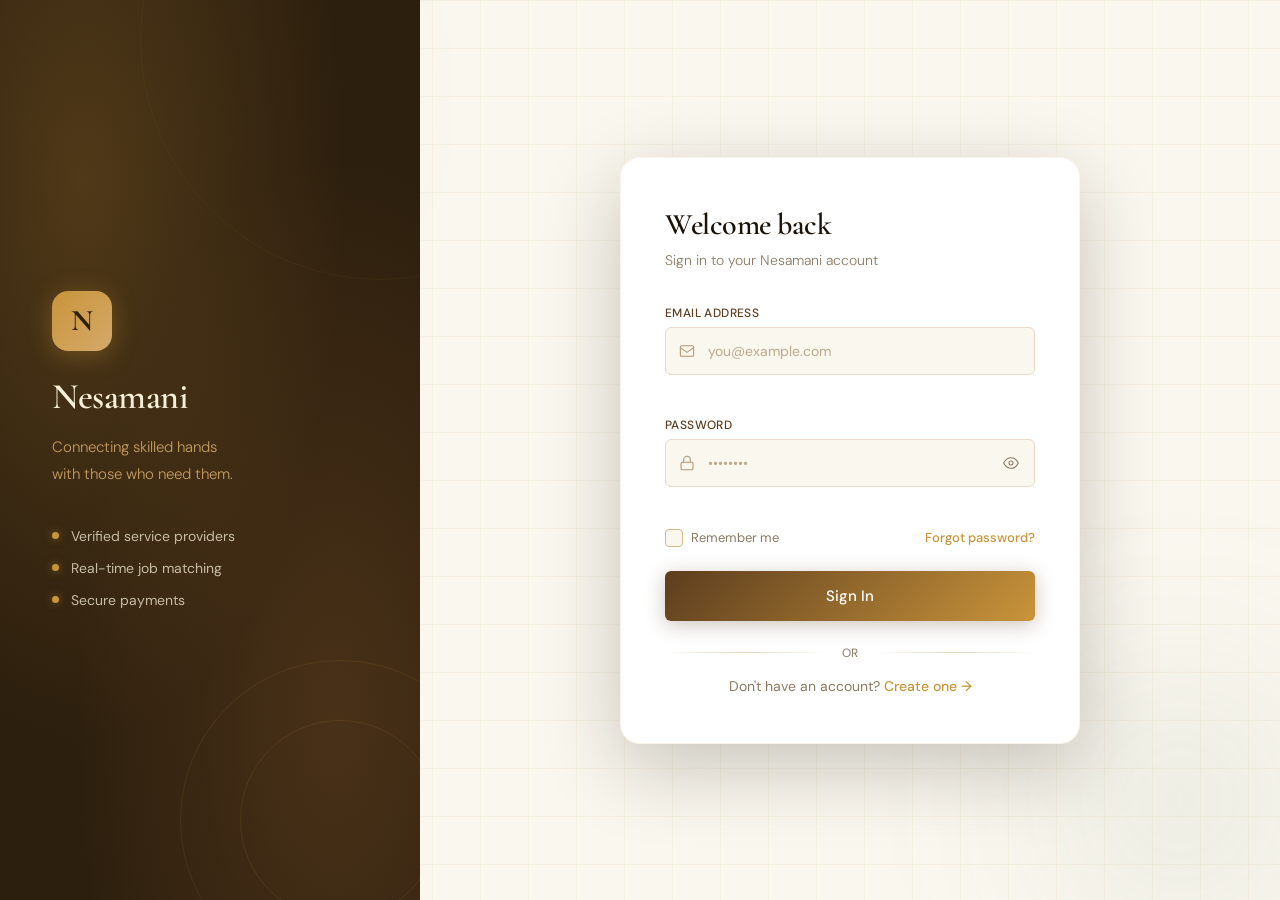
<file: backend/target/classes/static/login.html>
<!DOCTYPE html>
<html lang="en">
<head>
  <meta charset="UTF-8" />
  <meta name="viewport" content="width=device-width, initial-scale=1.0"/>
  <title>Login — Nesamani</title>
  <link rel="preconnect" href="https://fonts.googleapis.com">
  <link href="https://fonts.googleapis.com/css2?family=Cormorant+Garamond:wght@400;600;700&family=DM+Sans:wght@300;400;500&display=swap" rel="stylesheet">
  <link rel="stylesheet" href="css/style.css">
</head>
<body>

  <div class="bg-grid"></div>
  <div class="orb orb-1"></div>
  <div class="orb orb-2"></div>

  <div class="page-wrap">


    <aside class="brand-panel">
      <div class="brand-inner">
        <div class="brand-logo">
          <span class="logo-mark">N</span>
        </div>
        <h1 class="brand-name">Nesamani</h1>
        <p class="brand-tagline">Connecting skilled hands<br>with those who need them.</p>
        <ul class="brand-features">
          <li><span class="feat-dot"></span>Verified service providers</li>
          <li><span class="feat-dot"></span>Real-time job matching</li>
          <li><span class="feat-dot"></span>Secure payments</li>
        </ul>
      </div>
      <div class="brand-decoration">
        <div class="dec-ring dec-ring-1"></div>
        <div class="dec-ring dec-ring-2"></div>
        <div class="dec-ring dec-ring-3"></div>
      </div>
    </aside>

    
    <main class="auth-panel">
      <div class="auth-card">

        <div class="card-header">
          <h2 class="card-title">Welcome back</h2>
          <p class="card-sub">Sign in to your Nesamani account</p>
        </div>

        <form id="loginForm" class="auth-form" novalidate>

          <div class="field-group">
            <label for="email" class="field-label">Email Address</label>
            <div class="field-wrap">
              <svg class="field-icon" viewBox="0 0 24 24" fill="none" stroke="currentColor" stroke-width="1.6">
                <rect x="2" y="4" width="20" height="16" rx="2"/>
                <path d="M2 7l10 7 10-7"/>
              </svg>
              <input type="email" id="email" class="field-input" placeholder="you@example.com" required autocomplete="email">
            </div>
            <span class="field-error" id="email-error"></span>
          </div>

          <div class="field-group">
            <label for="password" class="field-label">Password</label>
            <div class="field-wrap">
              <svg class="field-icon" viewBox="0 0 24 24" fill="none" stroke="currentColor" stroke-width="1.6">
                <rect x="3" y="11" width="18" height="11" rx="2"/>
                <path d="M7 11V7a5 5 0 0 1 10 0v4"/>
              </svg>
              <input type="password" id="password" class="field-input" placeholder="••••••••" required autocomplete="current-password">
              <button type="button" class="toggle-pw" id="togglePw" aria-label="Toggle password">
                <svg class="eye-icon eye-open" viewBox="0 0 24 24" fill="none" stroke="currentColor" stroke-width="1.6">
                  <path d="M1 12s4-8 11-8 11 8 11 8-4 8-11 8-11-8-11-8z"/>
                  <circle cx="12" cy="12" r="3"/>
                </svg>
                <svg class="eye-icon eye-closed" viewBox="0 0 24 24" fill="none" stroke="currentColor" stroke-width="1.6" style="display:none">
                  <path d="M17.94 17.94A10.07 10.07 0 0 1 12 20c-7 0-11-8-11-8a18.45 18.45 0 0 1 5.06-5.94M9.9 4.24A9.12 9.12 0 0 1 12 4c7 0 11 8 11 8a18.5 18.5 0 0 1-2.16 3.19m-6.72-1.07a3 3 0 1 1-4.24-4.24"/>
                  <line x1="1" y1="1" x2="23" y2="23"/>
                </svg>
              </button>
            </div>
            <span class="field-error" id="pw-error"></span>
          </div>

          <div class="form-meta">
            <label class="remember-wrap">
              <input type="checkbox" id="remember" class="remember-cb">
              <span class="remember-box"></span>
              <span class="remember-label">Remember me</span>
            </label>
            <a href="#" class="forgot-link">Forgot password?</a>
          </div>

          <button type="submit" class="btn-primary" id="loginBtn">
            <span class="btn-text">Sign In</span>
            <span class="btn-spinner" id="loginSpinner"></span>
          </button>

        </form>

        <div class="divider"><span>or</span></div>

        <p class="switch-text">Don't have an account? <a href="register.html" class="switch-link">Create one →</a></p>

      </div>
    </main>

  </div>

  
  <div class="toast" id="toast">
    <svg viewBox="0 0 24 24" fill="none" stroke="currentColor" stroke-width="2"><polyline points="20 6 9 17 4 12"/></svg>
    <span id="toastMsg">Login Successful!</span>
  </div>

  <script src="js/auth.js"></script>
  <script src="js/api.js"></script>
  <script src="js/login.js"></script>
</body>
</html>
</file>
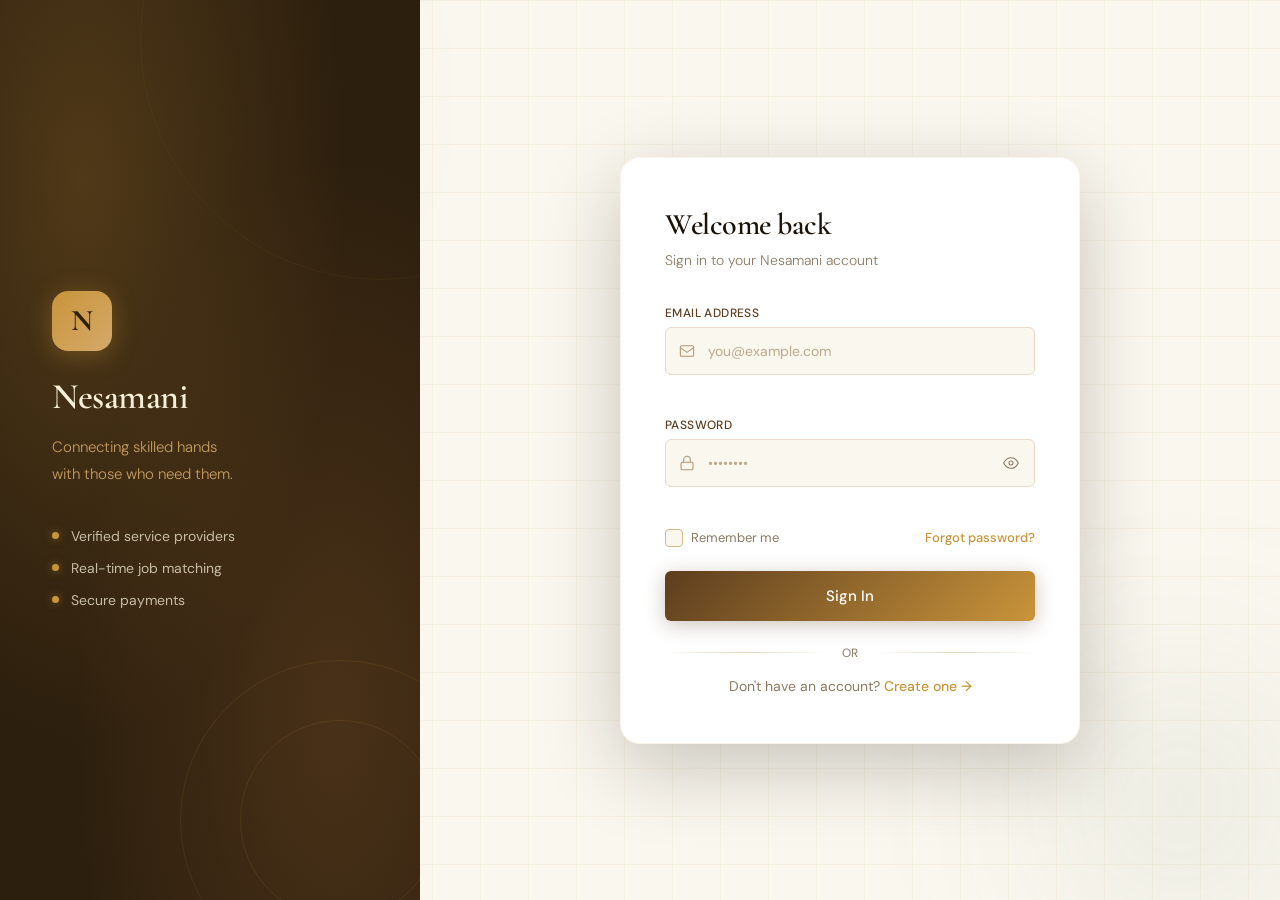
<file: backend/target/classes/static/needer-dashboard.html>
<!DOCTYPE html>
<html lang="en">
<head>
  <meta charset="UTF-8"/>
  <meta name="viewport" content="width=device-width, initial-scale=1.0"/>
  <title>Dashboard — Nesamani (Needer)</title>
  <link rel="stylesheet" href="css/dashboard.css">
  <style>
    /* Needer accent — warm terracotta */
    :root { --dash-accent:#b5451b; --gold-lt:#e07b55; }
    .profile-banner { background:var(--bark); background-image:radial-gradient(ellipse at 20% 50%,rgba(181,69,27,.22)0%,transparent 55%); }
    .p-role-badge { background:rgba(181,69,27,.2); border:1px solid rgba(181,69,27,.3); color:#e07b55; }
    .p-meta-item { color:rgba(212,169,106,.7); }
    .sidebar { background-image:radial-gradient(ellipse at 15% 15%,rgba(181,69,27,.2)0%,transparent 50%),radial-gradient(ellipse at 85% 85%,rgba(26,18,8,.5)0%,transparent 60%); }
  </style>
</head>
<body>

  <!-- SIDEBAR -->
  <aside class="sidebar" id="sidebar">
    <a href="index.html" class="s-logo">
      <div class="s-logo-mark"><span>N</span></div>
      <span class="s-logo-text">Nesamani</span>
    </a>
    <div class="s-user" onclick="navigate('profile')">
      <div class="s-avatar" id="sidebarAvatar">N</div>
      <div class="s-user-info">
        <div class="s-user-name" id="sidebarName">Loading…</div>
        <div class="s-user-tag">Work Needer</div>
      </div>
    </div>
    <nav class="s-nav">
      <div class="s-section">Main</div>
      <button class="nav-item active" id="nav-overview"      onclick="navigate('overview')">
        <svg viewBox="0 0 24 24" fill="none" stroke="currentColor" stroke-width="1.7"><rect x="3" y="3" width="7" height="7"/><rect x="14" y="3" width="7" height="7"/><rect x="3" y="14" width="7" height="7"/><rect x="14" y="14" width="7" height="7"/></svg>Overview
      </button>
      <button class="nav-item" id="nav-post-job"             onclick="navigate('post-job')">
        <svg viewBox="0 0 24 24" fill="none" stroke="currentColor" stroke-width="1.7"><circle cx="12" cy="12" r="10"/><line x1="12" y1="8" x2="12" y2="16"/><line x1="8" y1="12" x2="16" y2="12"/></svg>Post a Job
      </button>
      <button class="nav-item" id="nav-my-jobs"              onclick="navigate('my-jobs')">
        <svg viewBox="0 0 24 24" fill="none" stroke="currentColor" stroke-width="1.7"><rect x="2" y="7" width="20" height="14" rx="2"/><path d="M16 7V5a2 2 0 0 0-2-2h-4a2 2 0 0 0-2 2v2"/></svg>My Jobs
        <span class="s-badge" id="activeJobsBadge"></span>
      </button>
      <button class="nav-item" id="nav-responses"            onclick="navigate('responses')">
        <svg viewBox="0 0 24 24" fill="none" stroke="currentColor" stroke-width="1.7"><path d="M21 15a2 2 0 0 1-2 2H7l-4 4V5a2 2 0 0 1 2-2h14a2 2 0 0 1 2 2z"/></svg>Responses
        <span class="s-badge" id="responseBadge"></span>
      </button>
      <button class="nav-item" id="nav-browse-services"      onclick="navigate('browse-services')">
        <svg viewBox="0 0 24 24" fill="none" stroke="currentColor" stroke-width="1.7"><circle cx="11" cy="11" r="8"/><path d="m21 21-4.35-4.35"/></svg>Browse Services
      </button>
      <button class="nav-item" id="nav-bookings"             onclick="navigate('bookings')">
        <svg viewBox="0 0 24 24" fill="none" stroke="currentColor" stroke-width="1.7"><rect x="3" y="4" width="18" height="18" rx="2"/><line x1="16" y1="2" x2="16" y2="6"/><line x1="8" y1="2" x2="8" y2="6"/><line x1="3" y1="10" x2="21" y2="10"/></svg>Bookings
      </button>
      <div class="s-section">Account</div>
      <button class="nav-item" id="nav-messages"             onclick="navigate('messages')">
        <svg viewBox="0 0 24 24" fill="none" stroke="currentColor" stroke-width="1.7"><path d="M21 15a2 2 0 0 1-2 2H7l-4 4V5a2 2 0 0 1 2-2h14a2 2 0 0 1 2 2z"/></svg>Messages
        <span class="s-badge" id="msgBadge"></span>
      </button>
      <button class="nav-item" id="nav-notifications"        onclick="navigate('notifications')">
        <svg viewBox="0 0 24 24" fill="none" stroke="currentColor" stroke-width="1.7"><path d="M18 8A6 6 0 0 0 6 8c0 7-3 9-3 9h18s-3-2-3-9"/><path d="M13.73 21a2 2 0 0 1-3.46 0"/></svg>Notifications
        <span class="s-badge" id="notifBadge"></span>
      </button>
      <button class="nav-item" id="nav-profile"              onclick="navigate('profile')">
        <svg viewBox="0 0 24 24" fill="none" stroke="currentColor" stroke-width="1.7"><path d="M20 21v-2a4 4 0 0 0-4-4H8a4 4 0 0 0-4 4v2"/><circle cx="12" cy="7" r="4"/></svg>Profile
      </button>
    </nav>
    <div class="s-footer">
      <button class="s-logout" onclick="doLogout()">
        <svg viewBox="0 0 24 24" fill="none" stroke="currentColor" stroke-width="1.7"><path d="M9 21H5a2 2 0 0 1-2-2V5a2 2 0 0 1 2-2h4"/><polyline points="16 17 21 12 16 7"/><line x1="21" y1="12" x2="9" y2="12"/></svg>Log Out
      </button>
    </div>
  </aside>

  <!-- MAIN -->
  <div class="main">
    <div class="topbar">
      <div class="topbar-left">
        <button class="t-hamburger" onclick="toggleSidebar()"><svg viewBox="0 0 24 24" fill="none" stroke="currentColor" stroke-width="2"><line x1="3" y1="6" x2="21" y2="6"/><line x1="3" y1="12" x2="21" y2="12"/><line x1="3" y1="18" x2="21" y2="18"/></svg></button>
        <span class="page-title" id="pageTitle">Overview</span>
      </div>
      <div class="topbar-right">
        <span class="role-pill">Work Needer</span>
        <button class="t-btn" onclick="navigate('notifications')">
          <svg viewBox="0 0 24 24" fill="none" stroke="currentColor" stroke-width="1.7"><path d="M18 8A6 6 0 0 0 6 8c0 7-3 9-3 9h18s-3-2-3-9"/><path d="M13.73 21a2 2 0 0 1-3.46 0"/></svg>
          <div class="t-notif-dot"></div>
        </button>
      </div>
    </div>

    <!-- OVERVIEW -->
    <section class="page-section active" id="sec-overview">
      <div class="sec-header"><div class="sec-title" id="greetText">Good morning 👋</div><div class="sec-sub">Your hiring activity at a glance.</div></div>
      <div class="stats-grid" id="overviewStats"></div>
      <div class="two-col">
        <div class="panel">
          <div class="panel-head"><span class="panel-title">Recent Jobs</span><button class="panel-link" onclick="navigate('my-jobs')">View all →</button></div>
          <div id="overviewJobs"></div>
        </div>
        <div style="display:flex;flex-direction:column;gap:14px">
          <div class="panel"><div class="panel-head"><span class="panel-title">Quick Actions</span></div><div class="qa-grid" id="quickActions"></div></div>
          <div class="panel"><div class="panel-head"><span class="panel-title">Notifications</span><button class="panel-link" onclick="navigate('notifications')">All →</button></div><div id="miniNotifs"></div></div>
        </div>
      </div>
    </section>

    <!-- POST A JOB -->
    <section class="page-section" id="sec-post-job">
      <div class="sec-header"><div class="sec-title">Post a Job</div><div class="sec-sub">Describe what you need — providers will respond.</div></div>
      <div class="panel" style="padding:26px">
        <div class="form-grid">
          <div class="form-group full"><label class="form-label">Job Title *</label><input class="form-input" id="jobTitle" placeholder="e.g. Fix kitchen sink leak"></div>
          <div class="form-group"><label class="form-label">Category *</label>
            <select class="form-select" id="jobCategory">
              <option value="">Select a category</option>
              <option>Plumbing</option><option>Electrical</option><option>Painting</option>
              <option>Driving</option><option>Maid / Cleaning</option><option>Carpentry</option>
              <option>Gardening</option><option>Cooking</option><option>Other</option>
            </select>
          </div>
          <div class="form-group"><label class="form-label">Location *</label><input class="form-input" id="jobLocation" placeholder="City or area"></div>
          <div class="form-group"><label class="form-label">Expected Date</label><input class="form-input" id="jobDate" type="date"></div>
          <div class="form-group"><label class="form-label">Budget</label><input class="form-input" id="jobBudget" placeholder="e.g. ₹500 or ₹200/day"></div>
          <div class="form-group"><label class="form-label">Duration</label>
            <select class="form-select" id="jobDuration">
              <option value="">Select duration</option>
              <option>One-time visit</option><option>1–3 days</option><option>1 week</option><option>1 month</option><option>Long term</option>
            </select>
          </div>
          <div class="form-group full"><label class="form-label">Description</label><textarea class="form-textarea" id="jobDesc" placeholder="Describe the work in detail…"></textarea></div>
        </div>
        <div style="margin-top:18px;display:flex;align-items:center;gap:14px">
          <button class="btn-accent" id="postBtn" onclick="postJob()">Post Job →</button>
          <span style="font-size:12.5px;color:var(--muted);font-weight:300">Providers near you will be notified.</span>
        </div>
      </div>
    </section>

    <!-- MY JOBS -->
    <section class="page-section" id="sec-my-jobs">
      <div class="sec-header" style="display:flex;align-items:flex-start;justify-content:space-between;flex-wrap:wrap;gap:10px">
        <div><div class="sec-title">My Jobs</div><div class="sec-sub">All jobs you've posted.</div></div>
        <button class="btn-accent" onclick="navigate('post-job')" style="padding:9px 18px;font-size:13px">+ Post New Job</button>
      </div>
      <div class="filter-tabs" id="jobFilterTabs">
        <button class="tab-btn active" data-f="all"         onclick="filterJobs(this)">All</button>
        <button class="tab-btn"        data-f="open"        onclick="filterJobs(this)">Open</button>
        <button class="tab-btn"        data-f="in_progress" onclick="filterJobs(this)">In Progress</button>
        <button class="tab-btn"        data-f="completed"   onclick="filterJobs(this)">Completed</button>
        <button class="tab-btn"        data-f="cancelled"   onclick="filterJobs(this)">Cancelled</button>
      </div>
      <div class="panel"><div id="myJobsList"></div></div>
    </section>

    <!-- RESPONSES -->
    <section class="page-section" id="sec-responses">
      <div class="sec-header"><div class="sec-title">Responses</div><div class="sec-sub">Providers who responded to your jobs. Accept one to create a booking.</div></div>
      <div class="filter-tabs" id="responseFilterTabs">
        <button class="tab-btn active" data-f="all"      onclick="filterResponses(this)">All</button>
        <button class="tab-btn"        data-f="pending"  onclick="filterResponses(this)">Pending</button>
        <button class="tab-btn"        data-f="accepted" onclick="filterResponses(this)">Accepted</button>
        <button class="tab-btn"        data-f="rejected" onclick="filterResponses(this)">Rejected</button>
      </div>
      <div class="panel"><div id="responsesList"></div></div>
    </section>

    <!-- BROWSE SERVICES -->
    <section class="page-section" id="sec-browse-services">
      <div class="sec-header"><div class="sec-title">Browse Services</div><div class="sec-sub">Services offered by providers — book directly.</div></div>
      <div class="search-bar">
        <div class="search-field">
          <svg viewBox="0 0 24 24" fill="none" stroke="currentColor" stroke-width="1.7"><circle cx="11" cy="11" r="8"/><path d="m21 21-4.35-4.35"/></svg>
          <input id="serviceSearch" type="text" placeholder="Search by service, category or provider…" oninput="filterServices()">
        </div>
      </div>
      <div class="service-grid" id="serviceGrid"></div>
    </section>

    <!-- BOOKINGS -->
    <section class="page-section" id="sec-bookings">
      <div class="sec-header"><div class="sec-title">My Bookings</div><div class="sec-sub">All your confirmed bookings.</div></div>
      <div class="filter-tabs" id="bookingFilterTabs">
        <button class="tab-btn active" data-f="all"         onclick="filterBookings(this)">All</button>
        <button class="tab-btn"        data-f="pending"     onclick="filterBookings(this)">Pending</button>
        <button class="tab-btn"        data-f="accepted"    onclick="filterBookings(this)">Accepted</button>
        <button class="tab-btn"        data-f="in_progress" onclick="filterBookings(this)">In Progress</button>
        <button class="tab-btn"        data-f="completed"   onclick="filterBookings(this)">Completed</button>
      </div>
      <div class="panel"><div id="bookingsList"></div></div>
    </section>

    <!-- MESSAGES -->
    <section class="page-section" id="sec-messages">
      <div class="sec-header" style="margin-bottom:14px"><div class="sec-title">Messages</div><div class="sec-sub">Direct chat with providers.</div></div>
      <div class="msg-layout">
        <div class="msg-list"><div class="msg-list-head">Chats</div><div id="msgThreadList"></div></div>
        <div class="msg-chat">
          <div class="msg-chat-head">
            <div class="msg-avatar" id="chatAvatar">👤</div>
            <div><div class="msg-chat-name" id="chatName">—</div><div class="msg-chat-role" id="chatRole">—</div></div>
            <div class="msg-chat-online">Online</div>
          </div>
          <div class="msg-bubbles" id="chatBubbles"></div>
          <div class="msg-input-row">
            <input class="msg-input" id="msgInput" placeholder="Type a message…" onkeydown="if(event.key==='Enter')sendMsg()">
            <button class="msg-send" onclick="sendMsg()"><svg viewBox="0 0 24 24" fill="none" stroke="currentColor" stroke-width="2"><line x1="22" y1="2" x2="11" y2="13"/><polygon points="22 2 15 22 11 13 2 9 22 2"/></svg></button>
          </div>
        </div>
      </div>
    </section>

    <!-- NOTIFICATIONS -->
    <section class="page-section" id="sec-notifications">
      <div class="sec-header" style="display:flex;align-items:center;justify-content:space-between;flex-wrap:wrap;gap:10px">
        <div><div class="sec-title">Notifications</div><div class="sec-sub">Stay on top of your job activity.</div></div>
        <button class="btn-outline" onclick="markAllRead()">Mark all read</button>
      </div>
      <div class="panel"><div id="allNotifsList"></div></div>
    </section>

    <!-- PROFILE -->
    <section class="page-section" id="sec-profile">
      <div class="profile-banner">
        <div class="p-big-avatar" id="profileAvatar">N</div>
        <div class="p-intro">
          <div class="p-name" id="profileName">—</div>
          <div class="p-role-badge">Work Needer Account</div>
          <div class="p-meta">
            <span class="p-meta-item"><svg viewBox="0 0 24 24" fill="none" stroke="currentColor" stroke-width="1.6"><rect x="3" y="4" width="18" height="18" rx="2"/><line x1="16" y1="2" x2="16" y2="6"/><line x1="8" y1="2" x2="8" y2="6"/><line x1="3" y1="10" x2="21" y2="10"/></svg>Member since 2025</span>
          </div>
        </div>
        <button class="btn-save" onclick="saveProfile()">Save Changes</button>
      </div>
      <div class="p-grid">
        <div class="panel" style="padding:22px">
          <div style="font-family:'Cormorant Garamond',serif;font-size:17px;font-weight:600;color:var(--soil);margin-bottom:16px">Personal Info</div>
          <div class="form-group" style="margin-bottom:12px"><label class="form-label">Full Name</label><input class="form-input" id="pName" placeholder="Your name"></div>
          <div class="form-group" style="margin-bottom:12px"><label class="form-label">Email</label><input class="form-input" id="pEmail" type="email"></div>
          <div class="form-group" style="margin-bottom:12px"><label class="form-label">Phone</label><input class="form-input" id="pPhone" type="tel"></div>
          <div class="form-group" style="margin-bottom:12px"><label class="form-label">Location</label><input class="form-input" id="pLocation" placeholder="City, District"></div>
          <div class="form-group" style="margin-bottom:16px"><label class="form-label">About</label><textarea class="form-textarea" id="pBio" placeholder="A little about yourself…"></textarea></div>
          <button class="btn-save" onclick="saveProfile()">Save Changes</button>
        </div>
        <div class="panel" style="padding:22px">
          <div style="font-family:'Cormorant Garamond',serif;font-size:17px;font-weight:600;color:var(--soil);margin-bottom:14px">Account Stats</div>
          <div style="display:flex;flex-direction:column;gap:10px" id="profileStats"></div>
          <div style="margin-top:18px">
            <div style="font-family:'Cormorant Garamond',serif;font-size:17px;font-weight:600;color:var(--soil);margin-bottom:12px">Spending Overview</div>
            <div class="bar-chart" id="spendingChart"></div>
          </div>
        </div>
      </div>
    </section>
  </div>

  <div class="toast" id="toast">
    <svg viewBox="0 0 24 24" fill="none" stroke="currentColor" stroke-width="2"><polyline points="20 6 9 17 4 12"/></svg>
    <span id="toastMsg"></span>
  </div>

  <script src="js/auth.js"></script>
  <script src="js/api.js"></script>
  <script src="js/needer-dashboard.js"></script>
</body>
</html>
</file>
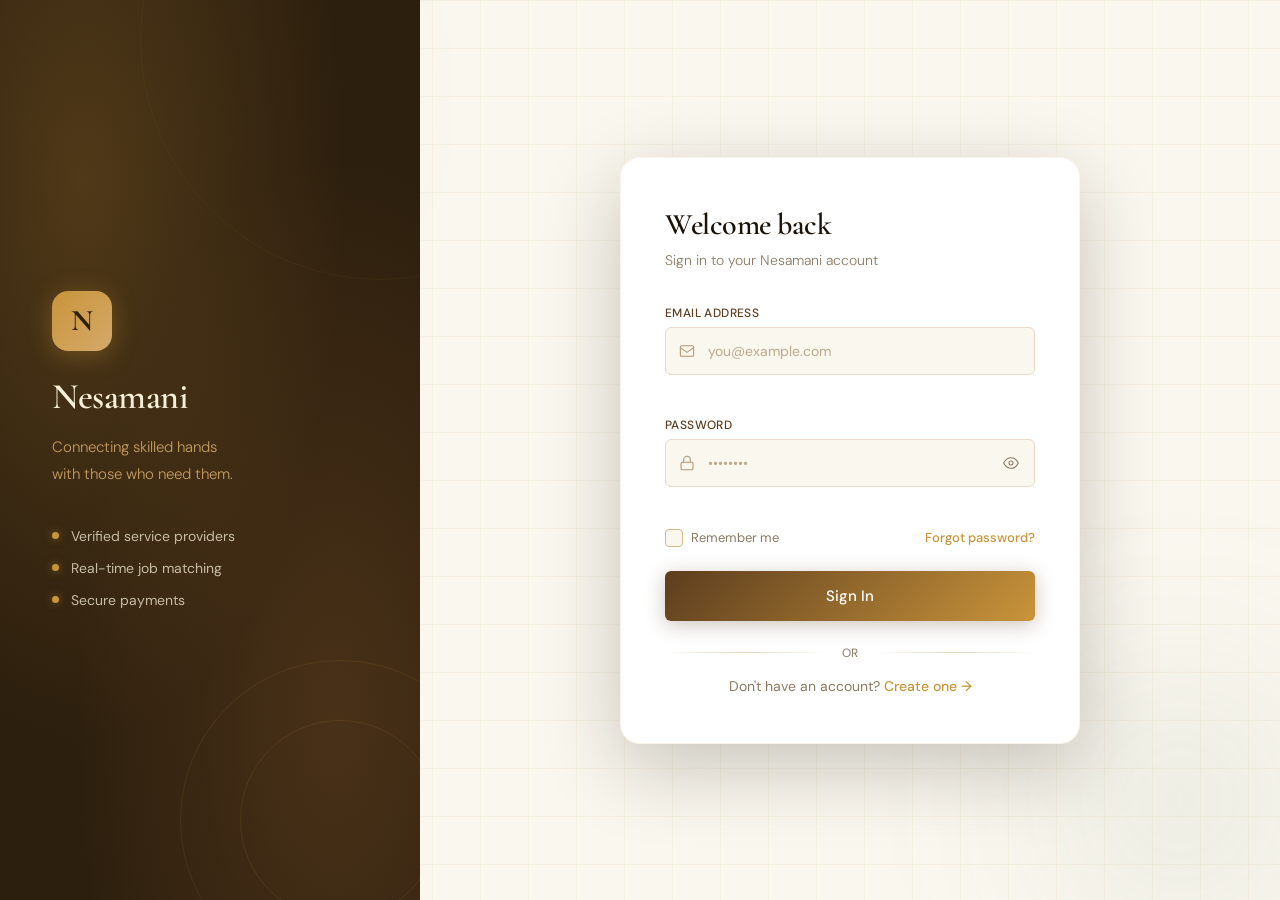
<file: backend/target/classes/static/provider-dashboard.html>
<!DOCTYPE html>
<html lang="en">
<head>
  <meta charset="UTF-8"/>
  <meta name="viewport" content="width=device-width, initial-scale=1.0"/>
  <title>Dashboard — Nesamani (Provider)</title>
  <link rel="stylesheet" href="css/dashboard.css">
  <style>
    /* Provider accent — sage green */
    :root { --dash-accent:#2e6b4f; --gold-lt:#4a9e72; }
    .profile-banner { background:var(--bark); background-image:radial-gradient(ellipse at 20% 50%,rgba(46,107,79,.22)0%,transparent 55%); }
    .p-role-badge { background:rgba(46,107,79,.2); border:1px solid rgba(46,107,79,.3); color:#4a9e72; }
    .p-meta-item { color:rgba(212,169,106,.7); }
    .sidebar { background-image:radial-gradient(ellipse at 15% 15%,rgba(46,107,79,.2)0%,transparent 50%),radial-gradient(ellipse at 85% 85%,rgba(26,18,8,.5)0%,transparent 60%); }
  </style>
</head>
<body>

  <!-- SIDEBAR -->
  <aside class="sidebar" id="sidebar">
    <a href="index.html" class="s-logo">
      <div class="s-logo-mark"><span>N</span></div>
      <span class="s-logo-text">Nesamani</span>
    </a>
    <div class="s-user" onclick="navigate('profile')">
      <div class="s-avatar" id="sidebarAvatar">P</div>
      <div class="s-user-info">
        <div class="s-user-name" id="sidebarName">Loading…</div>
        <div class="s-user-tag">Work Provider</div>
      </div>
    </div>
    <nav class="s-nav">
      <div class="s-section">Main</div>
      <button class="nav-item active" id="nav-overview"      onclick="navigate('overview')">
        <svg viewBox="0 0 24 24" fill="none" stroke="currentColor" stroke-width="1.7"><rect x="3" y="3" width="7" height="7"/><rect x="14" y="3" width="7" height="7"/><rect x="3" y="14" width="7" height="7"/><rect x="14" y="14" width="7" height="7"/></svg>Overview
      </button>
      <button class="nav-item" id="nav-services"             onclick="navigate('services')">
        <svg viewBox="0 0 24 24" fill="none" stroke="currentColor" stroke-width="1.7"><path d="M14.7 6.3a1 1 0 0 0 0 1.4l1.6 1.6a1 1 0 0 0 1.4 0l3.77-3.77a6 6 0 0 1-7.94 7.94l-6.91 6.91a2.12 2.12 0 0 1-3-3l6.91-6.91a6 6 0 0 1 7.94-7.94l-3.76 3.76z"/></svg>My Services
      </button>
      <button class="nav-item" id="nav-browse-jobs"          onclick="navigate('browse-jobs')">
        <svg viewBox="0 0 24 24" fill="none" stroke="currentColor" stroke-width="1.7"><circle cx="11" cy="11" r="8"/><path d="m21 21-4.35-4.35"/></svg>Browse Jobs
      </button>
      <button class="nav-item" id="nav-responses"            onclick="navigate('responses')">
        <svg viewBox="0 0 24 24" fill="none" stroke="currentColor" stroke-width="1.7"><path d="M21 15a2 2 0 0 1-2 2H7l-4 4V5a2 2 0 0 1 2-2h14a2 2 0 0 1 2 2z"/></svg>My Responses
        <span class="s-badge" id="respBadge"></span>
      </button>
      <button class="nav-item" id="nav-bookings"             onclick="navigate('bookings')">
        <svg viewBox="0 0 24 24" fill="none" stroke="currentColor" stroke-width="1.7"><rect x="3" y="4" width="18" height="18" rx="2"/><line x1="16" y1="2" x2="16" y2="6"/><line x1="8" y1="2" x2="8" y2="6"/><line x1="3" y1="10" x2="21" y2="10"/></svg>My Bookings
        <span class="s-badge" id="bookingBadge"></span>
      </button>
      <div class="s-section">Account</div>
      <button class="nav-item" id="nav-earnings"             onclick="navigate('earnings')">
        <svg viewBox="0 0 24 24" fill="none" stroke="currentColor" stroke-width="1.7"><line x1="12" y1="1" x2="12" y2="23"/><path d="M17 5H9.5a3.5 3.5 0 0 0 0 7h5a3.5 3.5 0 0 1 0 7H6"/></svg>Earnings
      </button>
      <button class="nav-item" id="nav-messages"             onclick="navigate('messages')">
        <svg viewBox="0 0 24 24" fill="none" stroke="currentColor" stroke-width="1.7"><path d="M21 15a2 2 0 0 1-2 2H7l-4 4V5a2 2 0 0 1 2-2h14a2 2 0 0 1 2 2z"/></svg>Messages
        <span class="s-badge" id="msgBadge"></span>
      </button>
      <button class="nav-item" id="nav-notifications"        onclick="navigate('notifications')">
        <svg viewBox="0 0 24 24" fill="none" stroke="currentColor" stroke-width="1.7"><path d="M18 8A6 6 0 0 0 6 8c0 7-3 9-3 9h18s-3-2-3-9"/><path d="M13.73 21a2 2 0 0 1-3.46 0"/></svg>Notifications
        <span class="s-badge" id="notifBadge"></span>
      </button>
      <button class="nav-item" id="nav-profile"              onclick="navigate('profile')">
        <svg viewBox="0 0 24 24" fill="none" stroke="currentColor" stroke-width="1.7"><path d="M20 21v-2a4 4 0 0 0-4-4H8a4 4 0 0 0-4 4v2"/><circle cx="12" cy="7" r="4"/></svg>Profile
      </button>
    </nav>
    <div class="s-footer">
      <button class="s-logout" onclick="doLogout()">
        <svg viewBox="0 0 24 24" fill="none" stroke="currentColor" stroke-width="1.7"><path d="M9 21H5a2 2 0 0 1-2-2V5a2 2 0 0 1 2-2h4"/><polyline points="16 17 21 12 16 7"/><line x1="21" y1="12" x2="9" y2="12"/></svg>Log Out
      </button>
    </div>
  </aside>

  <!-- MAIN -->
  <div class="main">
    <div class="topbar">
      <div class="topbar-left">
        <button class="t-hamburger" onclick="toggleSidebar()"><svg viewBox="0 0 24 24" fill="none" stroke="currentColor" stroke-width="2"><line x1="3" y1="6" x2="21" y2="6"/><line x1="3" y1="12" x2="21" y2="12"/><line x1="3" y1="18" x2="21" y2="18"/></svg></button>
        <span class="page-title" id="pageTitle">Overview</span>
      </div>
      <div class="topbar-right">
        <span class="role-pill">Work Provider</span>
        <button class="t-btn" onclick="navigate('notifications')">
          <svg viewBox="0 0 24 24" fill="none" stroke="currentColor" stroke-width="1.7"><path d="M18 8A6 6 0 0 0 6 8c0 7-3 9-3 9h18s-3-2-3-9"/><path d="M13.73 21a2 2 0 0 1-3.46 0"/></svg>
          <div class="t-notif-dot"></div>
        </button>
      </div>
    </div>

    <!-- OVERVIEW -->
    <section class="page-section active" id="sec-overview">
      <div class="sec-header"><div class="sec-title" id="greetText">Good morning 👋</div><div class="sec-sub">Your work activity at a glance.</div></div>
      <div class="stats-grid" id="overviewStats"></div>
      <div class="two-col">
        <div class="panel">
          <div class="panel-head"><span class="panel-title">Active Bookings</span><button class="panel-link" onclick="navigate('bookings')">View all →</button></div>
          <div id="overviewBookings"></div>
        </div>
        <div style="display:flex;flex-direction:column;gap:14px">
          <div class="panel"><div class="panel-head"><span class="panel-title">Quick Actions</span></div><div class="qa-grid" id="quickActions"></div></div>
          <div class="panel"><div class="panel-head"><span class="panel-title">Notifications</span><button class="panel-link" onclick="navigate('notifications')">All →</button></div><div id="miniNotifs"></div></div>
        </div>
      </div>
    </section>

    <!-- MY SERVICES -->
    <section class="page-section" id="sec-services">
      <div class="sec-header"><div class="sec-title">My Services</div><div class="sec-sub">Services you offer — needers can browse and book these directly.</div></div>
      <!-- Add service form -->
      <div class="panel" style="padding:22px;margin-bottom:18px">
        <div style="font-family:'Cormorant Garamond',serif;font-size:17px;font-weight:600;color:var(--soil);margin-bottom:14px">Add New Service</div>
        <div class="form-grid">
          <div class="form-group full"><label class="form-label">Service Title *</label><input class="form-input" id="svcTitle" placeholder="e.g. Pipe Fitting & Leak Repair"></div>
          <div class="form-group"><label class="form-label">Category *</label>
            <select class="form-select" id="svcCategory">
              <option value="">Select category</option>
              <option>Plumbing</option><option>Electrical</option><option>Painting</option>
              <option>Driving</option><option>Cleaning</option><option>Carpentry</option>
              <option>Gardening</option><option>Cooking</option><option>Other</option>
            </select>
          </div>
          <div class="form-group"><label class="form-label">Location</label><input class="form-input" id="svcLocation" placeholder="City or area"></div>
          <div class="form-group"><label class="form-label">Price</label><input class="form-input" id="svcPrice" placeholder="e.g. ₹500"></div>
          <div class="form-group"><label class="form-label">Price Type</label>
            <select class="form-select" id="svcPriceType">
              <option value="NEGOTIABLE">Negotiable</option>
              <option value="FIXED">Fixed</option>
              <option value="PER_HOUR">Per Hour</option>
              <option value="PER_DAY">Per Day</option>
              <option value="PER_MONTH">Per Month</option>
            </select>
          </div>
          <div class="form-group full"><label class="form-label">Description</label><textarea class="form-textarea" id="svcDesc" placeholder="Describe what you offer in detail…"></textarea></div>
        </div>
        <div style="margin-top:16px"><button class="btn-accent" id="addServiceBtn" onclick="addService()">Add Service →</button></div>
      </div>
      <!-- My services list -->
      <div class="panel"><div id="myServicesList"></div></div>
    </section>

    <!-- BROWSE JOBS -->
    <section class="page-section" id="sec-browse-jobs">
      <div class="sec-header"><div class="sec-title">Browse Jobs</div><div class="sec-sub">Jobs posted by needers — respond to win the work.</div></div>
      <div class="search-bar">
        <div class="search-field">
          <svg viewBox="0 0 24 24" fill="none" stroke="currentColor" stroke-width="1.7"><circle cx="11" cy="11" r="8"/><path d="m21 21-4.35-4.35"/></svg>
          <input id="jobSearch" type="text" placeholder="Search by title, category or location…" oninput="filterOpenJobs()">
        </div>
      </div>
      <div class="panel"><div id="openJobsList"></div></div>
    </section>

    <!-- MY RESPONSES -->
    <section class="page-section" id="sec-responses">
      <div class="sec-header"><div class="sec-title">My Responses</div><div class="sec-sub">Jobs you've responded to.</div></div>
      <div class="filter-tabs" id="respFilterTabs">
        <button class="tab-btn active" data-f="all"       onclick="filterResponses(this)">All</button>
        <button class="tab-btn"        data-f="pending"   onclick="filterResponses(this)">Pending</button>
        <button class="tab-btn"        data-f="accepted"  onclick="filterResponses(this)">Accepted</button>
        <button class="tab-btn"        data-f="rejected"  onclick="filterResponses(this)">Rejected</button>
        <button class="tab-btn"        data-f="withdrawn" onclick="filterResponses(this)">Withdrawn</button>
      </div>
      <div class="panel"><div id="myResponsesList"></div></div>
    </section>

    <!-- MY BOOKINGS -->
    <section class="page-section" id="sec-bookings">
      <div class="sec-header"><div class="sec-title">My Bookings</div><div class="sec-sub">Bookings you've received from needers.</div></div>
      <div class="filter-tabs" id="bookFilterTabs">
        <button class="tab-btn active" data-f="all"         onclick="filterBookings(this)">All</button>
        <button class="tab-btn"        data-f="pending"     onclick="filterBookings(this)">Pending</button>
        <button class="tab-btn"        data-f="accepted"    onclick="filterBookings(this)">Accepted</button>
        <button class="tab-btn"        data-f="in_progress" onclick="filterBookings(this)">In Progress</button>
        <button class="tab-btn"        data-f="completed"   onclick="filterBookings(this)">Completed</button>
      </div>
      <div class="panel"><div id="myBookingsList"></div></div>
    </section>

    <!-- EARNINGS -->
    <section class="page-section" id="sec-earnings">
      <div class="sec-header"><div class="sec-title">Earnings</div><div class="sec-sub">Track your income.</div></div>
      <div class="stats-grid" style="grid-template-columns:repeat(3,1fr);margin-bottom:20px">
        <div class="stat-card"><div class="stat-icon si-gold">💰</div><div class="stat-val">₹18,400</div><div class="stat-key">Total Earned</div><div class="stat-delta delta-up"><svg viewBox="0 0 24 24" fill="none" stroke="currentColor" stroke-width="2"><polyline points="18 15 12 9 6 15"/></svg>+12% this month</div></div>
        <div class="stat-card"><div class="stat-icon si-sage">📅</div><div class="stat-val">₹3,200</div><div class="stat-key">This Month</div><div class="stat-delta delta-up"><svg viewBox="0 0 24 24" fill="none" stroke="currentColor" stroke-width="2"><polyline points="18 15 12 9 6 15"/></svg>+₹400 vs last</div></div>
        <div class="stat-card"><div class="stat-icon si-accent">⏳</div><div class="stat-val">₹1,800</div><div class="stat-key">Pending</div><div class="stat-delta delta-warn">2 payments pending</div></div>
      </div>
      <div class="panel" style="padding:20px">
        <div class="panel-title" style="margin-bottom:14px">Monthly Earnings</div>
        <div class="bar-chart" id="earningsChart"></div>
      </div>
    </section>

    <!-- MESSAGES -->
    <section class="page-section" id="sec-messages">
      <div class="sec-header" style="margin-bottom:14px"><div class="sec-title">Messages</div><div class="sec-sub">Direct chat with needers.</div></div>
      <div class="msg-layout">
        <div class="msg-list"><div class="msg-list-head">Chats</div><div id="msgThreadList"></div></div>
        <div class="msg-chat">
          <div class="msg-chat-head">
            <div class="msg-avatar" id="chatAvatar">👤</div>
            <div><div class="msg-chat-name" id="chatName">—</div><div class="msg-chat-role" id="chatRole">—</div></div>
            <div class="msg-chat-online">Online</div>
          </div>
          <div class="msg-bubbles" id="chatBubbles"></div>
          <div class="msg-input-row">
            <input class="msg-input" id="msgInput" placeholder="Type a message…" onkeydown="if(event.key==='Enter')sendMsg()">
            <button class="msg-send" onclick="sendMsg()"><svg viewBox="0 0 24 24" fill="none" stroke="currentColor" stroke-width="2"><line x1="22" y1="2" x2="11" y2="13"/><polygon points="22 2 15 22 11 13 2 9 22 2"/></svg></button>
          </div>
        </div>
      </div>
    </section>

    <!-- NOTIFICATIONS -->
    <section class="page-section" id="sec-notifications">
      <div class="sec-header" style="display:flex;align-items:center;justify-content:space-between;flex-wrap:wrap;gap:10px">
        <div><div class="sec-title">Notifications</div><div class="sec-sub">Stay updated on job activity.</div></div>
        <button class="btn-outline" onclick="markAllRead()">Mark all read</button>
      </div>
      <div class="panel"><div id="allNotifsList"></div></div>
    </section>

    <!-- PROFILE -->
    <section class="page-section" id="sec-profile">
      <div class="profile-banner">
        <div class="p-big-avatar" id="profileAvatar">P</div>
        <div class="p-intro">
          <div class="p-name" id="profileName">—</div>
          <div class="p-role-badge">Work Provider Account</div>
          <div class="p-meta">
            <span class="p-meta-item"><svg viewBox="0 0 24 24" fill="none" stroke="currentColor" stroke-width="1.6"><rect x="3" y="4" width="18" height="18" rx="2"/><line x1="16" y1="2" x2="16" y2="6"/><line x1="8" y1="2" x2="8" y2="6"/><line x1="3" y1="10" x2="21" y2="10"/></svg>Member since 2025</span>
            <span class="p-meta-item"><svg viewBox="0 0 24 24" fill="none" stroke="currentColor" stroke-width="1.6"><polygon points="12 2 15.09 8.26 22 9.27 17 14.14 18.18 21.02 12 17.77 5.82 21.02 7 14.14 2 9.27 8.91 8.26 12 2"/></svg>4.9 Rating</span>
          </div>
        </div>
        <button class="btn-save" onclick="saveProfile()">Save Changes</button>
      </div>
      <div class="p-grid">
        <div class="panel" style="padding:22px">
          <div style="font-family:'Cormorant Garamond',serif;font-size:17px;font-weight:600;color:var(--soil);margin-bottom:16px">Personal Info</div>
          <div class="form-group" style="margin-bottom:12px"><label class="form-label">Full Name</label><input class="form-input" id="pName" placeholder="Your name"></div>
          <div class="form-group" style="margin-bottom:12px"><label class="form-label">Email</label><input class="form-input" id="pEmail" type="email"></div>
          <div class="form-group" style="margin-bottom:12px"><label class="form-label">Phone</label><input class="form-input" id="pPhone" type="tel"></div>
          <div class="form-group" style="margin-bottom:12px"><label class="form-label">Location</label><input class="form-input" id="pLocation" placeholder="City, District"></div>
          <div class="form-group" style="margin-bottom:16px"><label class="form-label">Bio</label><textarea class="form-textarea" id="pBio" placeholder="Tell needers about your experience…"></textarea></div>
          <button class="btn-save" onclick="saveProfile()">Save Changes</button>
        </div>
        <div style="display:flex;flex-direction:column;gap:16px">
          <div class="panel" style="padding:22px">
            <div style="font-family:'Cormorant Garamond',serif;font-size:17px;font-weight:600;color:var(--soil);margin-bottom:12px">Skills</div>
            <div class="skills-box" id="skillsBox"></div>
            <div style="display:flex;gap:8px;margin-top:10px">
              <input class="form-input" id="skillInput" placeholder="Add a skill…" style="flex:1" onkeydown="if(event.key==='Enter')addSkill()">
              <button class="btn-outline" onclick="addSkill()">Add</button>
            </div>
          </div>
          <div class="panel" style="padding:22px">
            <div style="font-family:'Cormorant Garamond',serif;font-size:17px;font-weight:600;color:var(--soil);margin-bottom:12px">Account Stats</div>
            <div style="display:flex;flex-direction:column;gap:9px" id="profileStats"></div>
          </div>
        </div>
      </div>
    </section>
  </div>

  <div class="toast" id="toast">
    <svg viewBox="0 0 24 24" fill="none" stroke="currentColor" stroke-width="2"><polyline points="20 6 9 17 4 12"/></svg>
    <span id="toastMsg"></span>
  </div>

  <script src="js/auth.js"></script>
  <script src="js/api.js"></script>
  <script src="js/provider-dashboard.js"></script>
</body>
</html>
</file>
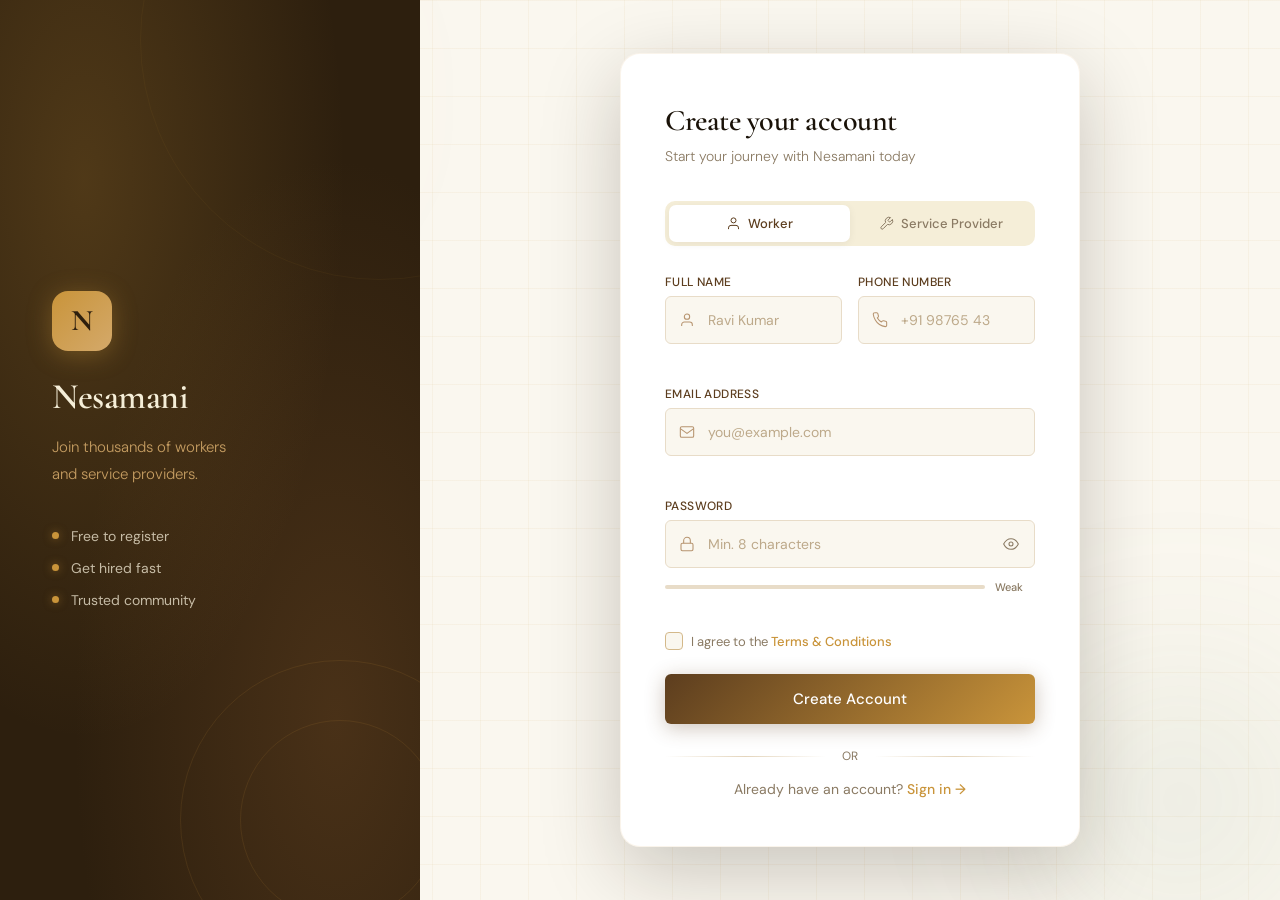
<file: backend/target/classes/static/register.html>
<!DOCTYPE html>
<html lang="en">
<head>
  <meta charset="UTF-8" />
  <meta name="viewport" content="width=device-width, initial-scale=1.0"/>
  <title>Register — Nesamani</title>
  <link rel="preconnect" href="https://fonts.googleapis.com">
  <link href="https://fonts.googleapis.com/css2?family=Cormorant+Garamond:wght@400;600;700&family=DM+Sans:wght@300;400;500&display=swap" rel="stylesheet">
  <link rel="stylesheet" href="css/style.css">
</head>
<body>

  <div class="bg-grid"></div>
  <div class="orb orb-1"></div>
  <div class="orb orb-2"></div>

  <div class="page-wrap">

    <aside class="brand-panel">
      <div class="brand-inner">
        <div class="brand-logo">
          <span class="logo-mark">N</span>
        </div>
        <h1 class="brand-name">Nesamani</h1>
        <p class="brand-tagline">Join thousands of workers<br>and service providers.</p>
        <ul class="brand-features">
          <li><span class="feat-dot"></span>Free to register</li>
          <li><span class="feat-dot"></span>Get hired fast</li>
          <li><span class="feat-dot"></span>Trusted community</li>
        </ul>
      </div>
      <div class="brand-decoration">
        <div class="dec-ring dec-ring-1"></div>
        <div class="dec-ring dec-ring-2"></div>
        <div class="dec-ring dec-ring-3"></div>
      </div>
    </aside>

    <main class="auth-panel">
      <div class="auth-card auth-card--register">

        <div class="card-header">
          <h2 class="card-title">Create your account</h2>
          <p class="card-sub">Start your journey with Nesamani today</p>
        </div>

        <!-- Role toggle -->
        <div class="role-toggle" id="roleToggle">
          <button class="role-btn active" data-role="needer" type="button">
            <svg viewBox="0 0 24 24" fill="none" stroke="currentColor" stroke-width="1.6">
              <path d="M20 21v-2a4 4 0 0 0-4-4H8a4 4 0 0 0-4 4v2"/>
              <circle cx="12" cy="7" r="4"/>
            </svg>
            Worker
          </button>
          <button class="role-btn" data-role="provider" type="button">
            <svg viewBox="0 0 24 24" fill="none" stroke="currentColor" stroke-width="1.6">
              <path d="M14.7 6.3a1 1 0 0 0 0 1.4l1.6 1.6a1 1 0 0 0 1.4 0l3.77-3.77a6 6 0 0 1-7.94 7.94l-6.91 6.91a2.12 2.12 0 0 1-3-3l6.91-6.91a6 6 0 0 1 7.94-7.94l-3.76 3.76z"/>
            </svg>
            Service Provider
          </button>
          <div class="role-slider"></div>
        </div>
        <input type="hidden" id="role" value="needer">

        <form id="registerForm" class="auth-form" novalidate>

          <div class="field-row">
            <div class="field-group">
              <label for="name" class="field-label">Full Name</label>
              <div class="field-wrap">
                <svg class="field-icon" viewBox="0 0 24 24" fill="none" stroke="currentColor" stroke-width="1.6">
                  <path d="M20 21v-2a4 4 0 0 0-4-4H8a4 4 0 0 0-4 4v2"/>
                  <circle cx="12" cy="7" r="4"/>
                </svg>
                <input type="text" id="name" class="field-input" placeholder="Ravi Kumar" required>
              </div>
              <span class="field-error" id="name-error"></span>
            </div>

            <div class="field-group">
              <label for="phone" class="field-label">Phone Number</label>
              <div class="field-wrap">
                <svg class="field-icon" viewBox="0 0 24 24" fill="none" stroke="currentColor" stroke-width="1.6">
                  <path d="M22 16.92v3a2 2 0 0 1-2.18 2 19.79 19.79 0 0 1-8.63-3.07A19.5 19.5 0 0 1 4.99 12a19.79 19.79 0 0 1-3.07-8.67A2 2 0 0 1 3.92 1.24l3-.12a2 2 0 0 1 2 1.72c.127.96.361 1.903.7 2.81a2 2 0 0 1-.45 2.11L8.09 8.91a16 16 0 0 0 6 6l1.27-1.27a2 2 0 0 1 2.11-.45c.907.339 1.85.573 2.81.7a2 2 0 0 1 1.72 2.02z"/>
                </svg>
                <input type="tel" id="phone" class="field-input" placeholder="+91 98765 43210" required>
              </div>
              <span class="field-error" id="phone-error"></span>
            </div>
          </div>

          <div class="field-group">
            <label for="email" class="field-label">Email Address</label>
            <div class="field-wrap">
              <svg class="field-icon" viewBox="0 0 24 24" fill="none" stroke="currentColor" stroke-width="1.6">
                <rect x="2" y="4" width="20" height="16" rx="2"/>
                <path d="M2 7l10 7 10-7"/>
              </svg>
              <input type="email" id="email" class="field-input" placeholder="you@example.com" required autocomplete="email">
            </div>
            <span class="field-error" id="email-error"></span>
          </div>

          <div class="field-group">
            <label for="password" class="field-label">Password</label>
            <div class="field-wrap">
              <svg class="field-icon" viewBox="0 0 24 24" fill="none" stroke="currentColor" stroke-width="1.6">
                <rect x="3" y="11" width="18" height="11" rx="2"/>
                <path d="M7 11V7a5 5 0 0 1 10 0v4"/>
              </svg>
              <input type="password" id="password" class="field-input" placeholder="Min. 8 characters" required autocomplete="new-password">
              <button type="button" class="toggle-pw" id="togglePw" aria-label="Toggle password">
                <svg class="eye-icon eye-open" viewBox="0 0 24 24" fill="none" stroke="currentColor" stroke-width="1.6">
                  <path d="M1 12s4-8 11-8 11 8 11 8-4 8-11 8-11-8-11-8z"/>
                  <circle cx="12" cy="12" r="3"/>
                </svg>
                <svg class="eye-icon eye-closed" viewBox="0 0 24 24" fill="none" stroke="currentColor" stroke-width="1.6" style="display:none">
                  <path d="M17.94 17.94A10.07 10.07 0 0 1 12 20c-7 0-11-8-11-8a18.45 18.45 0 0 1 5.06-5.94M9.9 4.24A9.12 9.12 0 0 1 12 4c7 0 11 8 11 8a18.5 18.5 0 0 1-2.16 3.19m-6.72-1.07a3 3 0 1 1-4.24-4.24"/>
                  <line x1="1" y1="1" x2="23" y2="23"/>
                </svg>
              </button>
            </div>
            <!-- Strength meter -->
            <div class="strength-wrap" id="strengthWrap">
              <div class="strength-bar"><div class="strength-fill" id="strengthFill"></div></div>
              <span class="strength-label" id="strengthLabel">Weak</span>
            </div>
            <span class="field-error" id="pw-error"></span>
          </div>

          <div class="terms-wrap">
            <label class="remember-wrap">
              <input type="checkbox" id="terms" class="remember-cb" required>
              <span class="remember-box"></span>
              <span class="remember-label">I agree to the <a href="#" class="switch-link">Terms &amp; Conditions</a></span>
            </label>
          </div>

          <button type="submit" class="btn-primary" id="registerBtn">
            <span class="btn-text">Create Account</span>
            <span class="btn-spinner" id="registerSpinner"></span>
          </button>

        </form>

        <div class="divider"><span>or</span></div>

        <p class="switch-text">Already have an account? <a href="login.html" class="switch-link">Sign in →</a></p>

      </div>
    </main>

  </div>

  <div class="toast" id="toast">
    <svg viewBox="0 0 24 24" fill="none" stroke="currentColor" stroke-width="2"><polyline points="20 6 9 17 4 12"/></svg>
    <span id="toastMsg">Registered successfully!</span>
  </div>

  <script src="js/auth.js"></script>
  <script src="js/api.js"></script>
  <script src="js/register.js"></script>
</body>
</html>
</file>
<file: backend/target/classes/static/css/style.css>
/* ═══════════════════════════════════════════
   NESAMANI — style.css
   Auth pages (login, register) + index
   ═══════════════════════════════════════════ */
@import url('https://fonts.googleapis.com/css2?family=Cormorant+Garamond:ital,wght@0,400;0,600;0,700;1,400&family=DM+Sans:wght@300;400;500&display=swap');

:root {
  --soil:      #1a1208;
  --bark:      #2d1f0e;
  --earth:     #5c3d1e;
  --clay:      #9b6b3a;
  --sand:      #d4a96a;
  --cream:     #f5eed8;
  --ivory:     #faf7ef;
  --gold:      #c9943a;
  --gold-lt:   #e8c47a;
  --sage:      #6b8f6e;
  --muted:     #8a7a63;
  --error:     #c0392b;
  --radius-sm: 6px;
  --radius:    12px;
  --radius-lg: 20px;
  --shadow-sm: 0 2px 8px rgba(26,18,8,.06);
  --shadow:    0 8px 40px rgba(26,18,8,.12);
  --shadow-lg: 0 24px 80px rgba(26,18,8,.22);
  --trans:     .22s cubic-bezier(.4,0,.2,1);
}

*,*::before,*::after { box-sizing:border-box; margin:0; padding:0; }
html { font-size:16px; }
body {
  font-family:'DM Sans',sans-serif;
  background:var(--ivory);
  color:var(--soil);
  min-height:100vh;
  overflow-x:hidden;
  display:flex;
  align-items:stretch;
}

/* ── Background ── */
.bg-grid {
  position:fixed; inset:0;
  background-image:
    linear-gradient(rgba(201,148,58,.06) 1px,transparent 1px),
    linear-gradient(90deg,rgba(201,148,58,.06) 1px,transparent 1px);
  background-size:48px 48px;
  pointer-events:none; z-index:0;
}
.orb { position:fixed; border-radius:50%; filter:blur(80px); pointer-events:none; z-index:0; }
.orb-1 { width:520px; height:520px; top:-160px; left:-160px; background:radial-gradient(circle,rgba(201,148,58,.18) 0%,transparent 70%); animation:drift 14s ease-in-out infinite; }
.orb-2 { width:400px; height:400px; bottom:-100px; right:-100px; background:radial-gradient(circle,rgba(107,143,110,.14) 0%,transparent 70%); animation:drift 18s ease-in-out infinite reverse; }
@keyframes drift { 0%,100%{transform:translate(0,0) scale(1)} 50%{transform:translate(30px,20px) scale(1.06)} }

/* ── Page layout ── */
.page-wrap { display:flex; width:100%; min-height:100vh; position:relative; z-index:1; }

/* ── Brand panel ── */
.brand-panel {
  width:420px; flex-shrink:0;
  background:var(--bark);
  background-image:radial-gradient(ellipse at 20% 20%,rgba(201,148,58,.22) 0%,transparent 55%),radial-gradient(ellipse at 80% 80%,rgba(92,61,30,.6) 0%,transparent 55%);
  padding:60px 52px;
  display:flex; flex-direction:column; justify-content:center;
  position:relative; overflow:hidden;
}
.brand-inner { position:relative; z-index:2; animation:fadeUp .7s ease both; }
.brand-logo { width:60px; height:60px; border-radius:16px; background:linear-gradient(135deg,var(--gold),var(--sand)); display:flex; align-items:center; justify-content:center; margin-bottom:24px; box-shadow:0 4px 24px rgba(201,148,58,.35); }
.logo-mark { font-family:'Cormorant Garamond',serif; font-size:30px; font-weight:700; color:var(--bark); line-height:1; }
.brand-name { font-family:'Cormorant Garamond',serif; font-size:36px; font-weight:600; color:var(--cream); letter-spacing:-.5px; margin-bottom:16px; }
.brand-tagline { font-size:15px; font-weight:300; color:var(--sand); line-height:1.75; margin-bottom:40px; opacity:.9; }
.brand-features { list-style:none; display:flex; flex-direction:column; gap:14px; }
.brand-features li { display:flex; align-items:center; gap:12px; font-size:14px; color:rgba(245,238,216,.75); }
.feat-dot { width:7px; height:7px; border-radius:50%; background:var(--gold); flex-shrink:0; box-shadow:0 0 8px rgba(201,148,58,.5); }
.brand-decoration { position:absolute; inset:0; z-index:1; }
.dec-ring { position:absolute; border-radius:50%; border:1px solid rgba(201,148,58,.12); }
.dec-ring-1 { width:320px; height:320px; bottom:-80px; right:-80px; }
.dec-ring-2 { width:200px; height:200px; bottom:-20px; right:-20px; }
.dec-ring-3 { width:480px; height:480px; top:-200px; right:-200px; border-color:rgba(201,148,58,.06); }

/* ── Auth panel ── */
.auth-panel { flex:1; display:flex; align-items:center; justify-content:center; padding:40px 24px; }
.auth-card { width:100%; max-width:460px; background:white; border-radius:var(--radius-lg); padding:48px 44px; box-shadow:var(--shadow-lg); border:1px solid rgba(201,148,58,.1); animation:fadeUp .6s .15s ease both; }
.auth-card--wide { max-width:520px; }

/* ── Card header ── */
.card-header { margin-bottom:36px; }
.card-title { font-family:'Cormorant Garamond',serif; font-size:30px; font-weight:600; color:var(--soil); letter-spacing:-.5px; margin-bottom:8px; }
.card-sub { font-size:14px; color:var(--muted); font-weight:300; }

/* ── Role toggle ── */
.role-toggle { display:flex; background:var(--cream); border-radius:10px; padding:4px; margin-bottom:28px; position:relative; gap:2px; }
.role-slider { position:absolute; top:4px; left:4px; width:calc(50% - 4px); height:calc(100% - 8px); background:white; border-radius:7px; box-shadow:var(--shadow-sm); transition:transform var(--trans); pointer-events:none; }
.role-toggle.provider-active .role-slider { transform:translateX(calc(100% + 2px)); }
.role-btn { flex:1; display:flex; align-items:center; justify-content:center; gap:7px; padding:10px 16px; background:transparent; border:none; cursor:pointer; font-family:'DM Sans',sans-serif; font-size:13px; font-weight:500; color:var(--muted); border-radius:7px; transition:color var(--trans); position:relative; z-index:1; }
.role-btn svg { width:15px; height:15px; }
.role-btn.active { color:var(--earth); }

/* ── Form fields ── */
.auth-form { display:flex; flex-direction:column; gap:20px; }
.field-row { display:grid; grid-template-columns:1fr 1fr; gap:16px; }
.field-group { display:flex; flex-direction:column; gap:6px; }
.field-label { font-size:12px; font-weight:500; color:var(--earth); letter-spacing:.4px; text-transform:uppercase; }
.field-wrap { position:relative; display:flex; align-items:center; }
.field-icon { position:absolute; left:14px; width:16px; height:16px; color:var(--clay); opacity:.7; pointer-events:none; transition:color var(--trans),opacity var(--trans); }
.field-input { width:100%; height:48px; padding:0 44px 0 42px; background:var(--ivory); border:1.5px solid #e8dcc8; border-radius:var(--radius-sm); font-family:'DM Sans',sans-serif; font-size:14px; color:var(--soil); transition:border-color var(--trans),box-shadow var(--trans),background var(--trans); outline:none; }
.field-input::placeholder { color:#bda98a; }
.field-input:focus { border-color:var(--gold); background:white; box-shadow:0 0 0 3px rgba(201,148,58,.12); }
.field-wrap:focus-within .field-icon { color:var(--gold); opacity:1; }
.field-input.is-error { border-color:var(--error); box-shadow:0 0 0 3px rgba(192,57,43,.08); }
.field-error { font-size:11.5px; color:var(--error); min-height:16px; }
.toggle-pw { position:absolute; right:12px; background:none; border:none; cursor:pointer; display:flex; align-items:center; justify-content:center; padding:4px; color:var(--muted); transition:color var(--trans); }
.toggle-pw:hover { color:var(--earth); }
.eye-icon { width:16px; height:16px; }

/* ── Strength meter ── */
.strength-wrap { display:flex; align-items:center; gap:10px; margin-top:6px; }
.strength-bar { flex:1; height:4px; background:#e8dcc8; border-radius:99px; overflow:hidden; }
.strength-fill { height:100%; width:0%; border-radius:99px; background:var(--error); transition:width .4s ease,background .4s ease; }
.strength-fill.s1{width:25%;background:var(--error)} .strength-fill.s2{width:50%;background:var(--sand)} .strength-fill.s3{width:75%;background:var(--gold)} .strength-fill.s4{width:100%;background:var(--sage)}
.strength-label { font-size:11px; font-weight:500; color:var(--muted); min-width:40px; transition:color .3s; }

/* ── Form meta ── */
.form-meta { display:flex; align-items:center; justify-content:space-between; }
.remember-wrap { display:flex; align-items:center; gap:8px; cursor:pointer; }
.remember-cb { display:none; }
.remember-box { width:18px; height:18px; border:1.5px solid #d4b98a; border-radius:4px; background:var(--ivory); position:relative; transition:background var(--trans),border-color var(--trans); flex-shrink:0; }
.remember-cb:checked~.remember-box { background:var(--gold); border-color:var(--gold); }
.remember-cb:checked~.remember-box::after { content:''; position:absolute; top:3px; left:5.5px; width:4px; height:7px; border:2px solid white; border-top:none; border-left:none; transform:rotate(40deg); }
.remember-label { font-size:13px; color:var(--muted); user-select:none; }
.forgot-link { font-size:13px; color:var(--gold); text-decoration:none; font-weight:500; transition:color var(--trans); }
.forgot-link:hover { color:var(--earth); }
.terms-wrap { margin-top:-4px; }

/* ── Buttons ── */
.btn-primary { width:100%; height:50px; background:linear-gradient(135deg,var(--earth),var(--gold)); color:white; border:none; border-radius:var(--radius-sm); font-family:'DM Sans',sans-serif; font-size:15px; font-weight:500; cursor:pointer; position:relative; overflow:hidden; transition:transform var(--trans),box-shadow var(--trans); display:flex; align-items:center; justify-content:center; gap:10px; box-shadow:0 4px 20px rgba(92,61,30,.3); margin-top:4px; }
.btn-primary:hover { transform:translateY(-1px); box-shadow:0 8px 28px rgba(92,61,30,.35); }
.btn-primary:active { transform:translateY(0); }
.btn-primary:disabled { opacity:.65; cursor:not-allowed; transform:none; }
.btn-spinner { width:18px; height:18px; border:2px solid rgba(255,255,255,.4); border-top-color:white; border-radius:50%; display:none; animation:spin .7s linear infinite; }
.btn-primary.loading .btn-text { opacity:0; }
.btn-primary.loading .btn-spinner { display:block; }
@keyframes spin { to{transform:rotate(360deg)} }

/* ── Divider ── */
.divider { display:flex; align-items:center; gap:16px; margin:24px 0 16px; }
.divider::before,.divider::after { content:''; flex:1; height:1px; background:linear-gradient(to right,transparent,#e4d5bc,transparent); }
.divider span { font-size:12px; color:var(--muted); letter-spacing:.5px; text-transform:uppercase; }
.switch-text { text-align:center; font-size:14px; color:var(--muted); }
.switch-link { color:var(--gold); text-decoration:none; font-weight:500; transition:color var(--trans); }
.switch-link:hover { color:var(--earth); }

/* ── Toast ── */
.toast { position:fixed; bottom:28px; right:28px; background:var(--soil); color:var(--cream); padding:14px 20px; border-radius:var(--radius); display:flex; align-items:center; gap:10px; font-size:14px; box-shadow:var(--shadow); transform:translateY(100px); opacity:0; transition:transform .4s cubic-bezier(.34,1.56,.64,1),opacity .4s ease; z-index:1000; pointer-events:none; }
.toast svg { width:18px; height:18px; flex-shrink:0; }
.toast.show { transform:translateY(0); opacity:1; }

/* ── Animations ── */
@keyframes fadeUp { from{opacity:0;transform:translateY(20px)} to{opacity:1;transform:translateY(0)} }
@keyframes fadeIn { from{opacity:0} to{opacity:1} }

/* ── Responsive ── */
@media(max-width:900px) { .brand-panel{display:none} .auth-panel{padding:24px 16px} .auth-card{padding:36px 28px} }
@media(max-width:500px) { .auth-card{padding:28px 20px} .auth-card--wide{max-width:100%} .field-row{grid-template-columns:1fr} }
</file>
<file: backend/target/classes/static/css/dashboard.css>
/* ═══════════════════════════════════════════
   NESAMANI — dashboard.css
   Shared styles for needer-dashboard & provider-dashboard
   Each dashboard sets its own --dash-accent color
   ═══════════════════════════════════════════ */
@import url('https://fonts.googleapis.com/css2?family=Cormorant+Garamond:ital,wght@0,400;0,600;0,700;1,400&family=DM+Sans:wght@300;400;500&display=swap');

:root {
  --soil:#1a1208; --bark:#2d1f0e; --earth:#5c3d1e; --clay:#9b6b3a;
  --sand:#d4a96a; --cream:#f5eed8; --ivory:#faf7ef;
  --gold:#c9943a; --gold-lt:#e8c47a; --sage:#6b8f6e;
  --muted:#8a7a63; --error:#c0392b; --warning:#d68910;
  --radius:12px; --radius-lg:18px;
  --shadow:0 4px 20px rgba(26,18,8,.08);
  --shadow-md:0 8px 32px rgba(26,18,8,.12);
  --trans:.22s cubic-bezier(.4,0,.2,1);
  --sidebar:252px;
  --dash-accent:var(--gold); /* overridden per dashboard */
}

*,*::before,*::after{box-sizing:border-box;margin:0;padding:0}
html{font-size:15px}
body{font-family:'DM Sans',sans-serif;background:var(--ivory);color:var(--soil);display:flex;min-height:100vh;overflow-x:hidden}
body::after{content:'';position:fixed;inset:0;background-image:linear-gradient(rgba(201,148,58,.04)1px,transparent 1px),linear-gradient(90deg,rgba(201,148,58,.04)1px,transparent 1px);background-size:52px 52px;pointer-events:none;z-index:0}

/* ══ SIDEBAR ══ */
.sidebar{width:var(--sidebar);min-height:100vh;background:var(--bark);display:flex;flex-direction:column;position:fixed;top:0;left:0;bottom:0;z-index:100;transition:transform var(--trans);overflow-y:auto}
.sidebar.mobile-hidden{transform:translateX(-100%)}
.s-logo{padding:20px 18px 16px;display:flex;align-items:center;gap:10px;text-decoration:none;border-bottom:1px solid rgba(201,148,58,.12)}
.s-logo-mark{width:36px;height:36px;border-radius:9px;background:linear-gradient(135deg,var(--dash-accent),var(--gold-lt));display:flex;align-items:center;justify-content:center;box-shadow:0 3px 10px rgba(0,0,0,.2);flex-shrink:0}
.s-logo-mark span{font-family:'Cormorant Garamond',serif;font-size:19px;font-weight:700;color:white;line-height:1}
.s-logo-text{font-family:'Cormorant Garamond',serif;font-size:20px;font-weight:600;color:var(--cream);letter-spacing:-.3px}
.s-user{padding:13px 16px;display:flex;align-items:center;gap:10px;border-bottom:1px solid rgba(201,148,58,.1);cursor:pointer;transition:background var(--trans)}
.s-user:hover{background:rgba(255,255,255,.05)}
.s-avatar{width:38px;height:38px;border-radius:10px;background:linear-gradient(135deg,var(--dash-accent),var(--gold-lt));display:flex;align-items:center;justify-content:center;font-size:17px;flex-shrink:0;border:2px solid rgba(255,255,255,.15)}
.s-user-info{flex:1;min-width:0}
.s-user-name{font-size:13px;font-weight:500;color:var(--cream);white-space:nowrap;overflow:hidden;text-overflow:ellipsis}
.s-user-tag{font-size:10px;font-weight:500;letter-spacing:.5px;text-transform:uppercase;color:var(--sand)}
.s-nav{flex:1;padding:10px 8px}
.s-section{font-size:10px;font-weight:500;letter-spacing:1.2px;text-transform:uppercase;color:rgba(212,169,106,.4);padding:0 10px;margin:14px 0 5px}
.nav-item{display:flex;align-items:center;gap:11px;padding:10px 12px;border-radius:var(--radius);color:rgba(245,238,216,.55);font-size:13.5px;font-weight:400;cursor:pointer;border:none;background:none;width:100%;text-align:left;font-family:'DM Sans',sans-serif;transition:color var(--trans),background var(--trans);position:relative;text-decoration:none}
.nav-item svg{width:17px;height:17px;flex-shrink:0}
.nav-item:hover{color:var(--cream);background:rgba(255,255,255,.07)}
.nav-item.active{color:var(--gold-lt);background:rgba(201,148,58,.12);font-weight:500}
.nav-item.active::before{content:'';position:absolute;left:0;top:8px;bottom:8px;width:3px;border-radius:0 3px 3px 0;background:var(--dash-accent)}
.s-badge{margin-left:auto;background:var(--dash-accent);color:white;font-size:10px;font-weight:600;padding:1px 6px;border-radius:99px;min-width:18px;text-align:center}
.s-footer{padding:10px 8px;border-top:1px solid rgba(201,148,58,.1)}
.s-logout{display:flex;align-items:center;gap:11px;padding:10px 12px;border-radius:var(--radius);color:rgba(192,57,43,.65);font-size:13.5px;cursor:pointer;border:none;background:none;width:100%;font-family:'DM Sans',sans-serif;transition:color var(--trans),background var(--trans)}
.s-logout svg{width:17px;height:17px}
.s-logout:hover{color:#c0392b;background:rgba(192,57,43,.08)}

/* ══ MAIN ══ */
.main{margin-left:var(--sidebar);flex:1;display:flex;flex-direction:column;position:relative;z-index:1}
.topbar{height:64px;background:rgba(250,247,239,.9);backdrop-filter:blur(14px);border-bottom:1px solid rgba(201,148,58,.1);display:flex;align-items:center;justify-content:space-between;padding:0 26px;position:sticky;top:0;z-index:50}
.topbar-left{display:flex;align-items:center;gap:12px}
.t-hamburger{display:none;background:none;border:none;cursor:pointer;color:var(--earth);padding:4px}
.t-hamburger svg{width:22px;height:22px}
.page-title{font-family:'Cormorant Garamond',serif;font-size:22px;font-weight:600;color:var(--soil);letter-spacing:-.3px}
.topbar-right{display:flex;align-items:center;gap:8px}
.t-btn{width:38px;height:38px;border-radius:10px;background:white;border:1.5px solid #e8dcc8;display:flex;align-items:center;justify-content:center;cursor:pointer;color:var(--muted);transition:all var(--trans);position:relative}
.t-btn:hover{border-color:var(--gold);color:var(--earth)}
.t-btn svg{width:17px;height:17px}
.t-notif-dot{position:absolute;top:7px;right:7px;width:7px;height:7px;border-radius:50%;background:var(--dash-accent);border:1.5px solid white}
.role-pill{padding:5px 12px;background:rgba(201,148,58,.1);border:1px solid rgba(201,148,58,.2);border-radius:99px;font-size:12px;font-weight:500;color:var(--earth)}

/* ══ SECTIONS ══ */
.page-section{display:none;padding:24px 26px 48px;position:relative;z-index:1;animation:fadeUp .4s ease both}
.page-section.active{display:block}
@keyframes fadeUp{from{opacity:0;transform:translateY(14px)}to{opacity:1;transform:translateY(0)}}
.sec-header{margin-bottom:22px}
.sec-title{font-family:'Cormorant Garamond',serif;font-size:26px;font-weight:600;color:var(--soil);letter-spacing:-.3px;line-height:1.2}
.sec-sub{font-size:13.5px;color:var(--muted);font-weight:300;margin-top:4px}

/* ══ STAT CARDS ══ */
.stats-grid{display:grid;grid-template-columns:repeat(4,1fr);gap:14px;margin-bottom:22px}
.stat-card{background:white;border-radius:var(--radius-lg);padding:18px 18px 14px;border:1.5px solid rgba(201,148,58,.08);box-shadow:var(--shadow);transition:transform var(--trans),box-shadow var(--trans);position:relative;overflow:hidden;cursor:default}
.stat-card:hover{transform:translateY(-3px);box-shadow:var(--shadow-md)}
.stat-card::after{content:'';position:absolute;bottom:0;left:0;right:0;height:3px;background:linear-gradient(90deg,var(--dash-accent),var(--gold-lt));transform:scaleX(0);transform-origin:left;transition:transform var(--trans)}
.stat-card:hover::after{transform:scaleX(1)}
.stat-icon{width:38px;height:38px;border-radius:10px;display:flex;align-items:center;justify-content:center;margin-bottom:11px;font-size:17px}
.si-gold{background:rgba(201,148,58,.12)} .si-sage{background:rgba(107,143,110,.12)} .si-clay{background:rgba(155,107,58,.1)} .si-earth{background:rgba(92,61,30,.1)} .si-accent{background:rgba(201,148,58,.12)}
.stat-val{font-family:'Cormorant Garamond',serif;font-size:28px;font-weight:700;color:var(--soil);line-height:1;margin-bottom:3px}
.stat-key{font-size:12px;color:var(--muted)}
.stat-delta{margin-top:7px;font-size:11px;font-weight:500;display:flex;align-items:center;gap:3px}
.delta-up{color:var(--sage)} .delta-down{color:var(--error)} .delta-warn{color:var(--warning)}
.stat-delta svg{width:11px;height:11px}

/* ══ PANELS ══ */
.two-col{display:grid;grid-template-columns:1fr 300px;gap:16px}
.three-col{display:grid;grid-template-columns:repeat(3,1fr);gap:14px}
.panel{background:white;border-radius:var(--radius-lg);border:1.5px solid rgba(201,148,58,.08);box-shadow:var(--shadow);overflow:hidden}
.panel-head{padding:15px 20px;border-bottom:1px solid rgba(201,148,58,.08);display:flex;align-items:center;justify-content:space-between}
.panel-title{font-family:'Cormorant Garamond',serif;font-size:17px;font-weight:600;color:var(--soil)}
.panel-link{background:none;border:none;font-family:'DM Sans',sans-serif;font-size:12px;color:var(--gold);cursor:pointer;transition:color var(--trans);padding:0;text-decoration:none}
.panel-link:hover{color:var(--earth)}

/* ══ ROWS ══ */
.item-row{display:flex;align-items:center;gap:12px;padding:12px 20px;border-bottom:1px solid rgba(201,148,58,.06);transition:background var(--trans);cursor:pointer}
.item-row:last-child{border-bottom:none}
.item-row:hover{background:rgba(201,148,58,.03)}
.item-icon{width:40px;height:40px;border-radius:10px;background:var(--ivory);display:flex;align-items:center;justify-content:center;font-size:19px;flex-shrink:0;border:1px solid rgba(201,148,58,.12)}
.item-info{flex:1;min-width:0}
.item-title{font-size:13.5px;font-weight:500;color:var(--soil);margin-bottom:2px;white-space:nowrap;overflow:hidden;text-overflow:ellipsis}
.item-meta{font-size:11.5px;color:var(--muted);display:flex;align-items:center;gap:5px}
.item-meta svg{width:11px;height:11px}
.item-badge{padding:3px 9px;border-radius:99px;font-size:11px;font-weight:500;flex-shrink:0;text-transform:capitalize;white-space:nowrap}
.badge-open{background:rgba(201,148,58,.12);color:var(--clay)}
.badge-pending{background:rgba(201,148,58,.12);color:var(--clay)}
.badge-accepted{background:rgba(107,143,110,.12);color:var(--sage)}
.badge-in_progress{background:rgba(201,148,58,.15);color:var(--earth)}
.badge-completed{background:rgba(107,143,110,.1);color:var(--sage)}
.badge-cancelled{background:rgba(192,57,43,.08);color:var(--error)}
.badge-rejected{background:rgba(192,57,43,.08);color:var(--error)}
.badge-withdrawn{background:rgba(138,122,99,.1);color:var(--muted)}
.item-amount{font-size:13px;font-weight:600;color:var(--soil);flex-shrink:0}

/* ══ FORMS ══ */
.form-grid{display:grid;grid-template-columns:1fr 1fr;gap:14px}
.form-group{display:flex;flex-direction:column;gap:5px}
.form-group.full{grid-column:1/-1}
.form-label{font-size:11.5px;font-weight:500;color:var(--earth);letter-spacing:.4px;text-transform:uppercase}
.form-input,.form-select,.form-textarea{background:var(--ivory);border:1.5px solid #e8dcc8;border-radius:8px;font-family:'DM Sans',sans-serif;font-size:14px;color:var(--soil);outline:none;transition:border-color var(--trans),box-shadow var(--trans)}
.form-input,.form-select{height:44px;padding:0 13px}
.form-select{appearance:none;cursor:pointer}
.form-textarea{padding:11px 13px;min-height:90px;resize:none}
.form-input:focus,.form-select:focus,.form-textarea:focus{border-color:var(--dash-accent);box-shadow:0 0 0 3px rgba(201,148,58,.1)}
.form-input::placeholder,.form-textarea::placeholder{color:#bda98a}

/* ══ BUTTONS ══ */
.btn-accent{padding:11px 28px;background:linear-gradient(135deg,var(--dash-accent),var(--gold-lt));color:white;border:none;border-radius:8px;font-family:'DM Sans',sans-serif;font-size:14px;font-weight:500;cursor:pointer;box-shadow:0 3px 12px rgba(0,0,0,.15);transition:transform var(--trans),box-shadow var(--trans)}
.btn-accent:hover{transform:translateY(-1px);box-shadow:0 5px 18px rgba(0,0,0,.2)}
.btn-accent:disabled{opacity:.6;cursor:not-allowed;transform:none}
.btn-outline{padding:8px 18px;background:white;border:1.5px solid #e8dcc8;border-radius:8px;font-family:'DM Sans',sans-serif;font-size:13px;font-weight:500;color:var(--muted);cursor:pointer;transition:all var(--trans)}
.btn-outline:hover{border-color:var(--gold);color:var(--earth)}
.btn-sm{padding:6px 14px;background:var(--soil);color:white;border:none;border-radius:7px;font-family:'DM Sans',sans-serif;font-size:12px;font-weight:500;cursor:pointer;transition:background var(--trans);white-space:nowrap}
.btn-sm:hover{background:var(--earth)}
.btn-sm.success{background:var(--sage)}
.btn-sm.danger{background:var(--error)}

/* ══ FILTER TABS ══ */
.filter-tabs{display:flex;gap:6px;margin-bottom:14px;flex-wrap:wrap}
.tab-btn{padding:6px 14px;font-size:12.5px;font-weight:500;color:var(--muted);background:white;border:1.5px solid #e8dcc8;border-radius:99px;cursor:pointer;font-family:'DM Sans',sans-serif;transition:all var(--trans)}
.tab-btn:hover{color:var(--earth);border-color:rgba(201,148,58,.3)}
.tab-btn.active{color:var(--earth);border-color:var(--dash-accent);background:rgba(201,148,58,.06)}

/* ══ QUICK ACTIONS ══ */
.qa-grid{display:grid;grid-template-columns:1fr 1fr;gap:8px;padding:12px}
.qa-item{display:flex;flex-direction:column;align-items:center;gap:7px;padding:14px 10px;border-radius:var(--radius);background:var(--ivory);border:1.5px solid rgba(201,148,58,.1);cursor:pointer;transition:all var(--trans);font-family:'DM Sans',sans-serif;color:var(--soil);font-size:12px;font-weight:500;border:none;background:var(--ivory)}
.qa-item:hover{background:rgba(201,148,58,.06);transform:translateY(-2px);border-color:var(--dash-accent)}
.qa-item svg{width:20px;height:20px;color:var(--dash-accent)}

/* ══ MESSAGES ══ */
.msg-layout{display:grid;grid-template-columns:240px 1fr;height:calc(100vh - 200px);background:white;border-radius:var(--radius-lg);border:1.5px solid rgba(201,148,58,.08);overflow:hidden;box-shadow:var(--shadow)}
.msg-list{border-right:1px solid rgba(201,148,58,.1);overflow-y:auto;display:flex;flex-direction:column}
.msg-list-head{padding:14px 14px 11px;font-family:'Cormorant Garamond',serif;font-size:16px;font-weight:600;color:var(--soil);border-bottom:1px solid rgba(201,148,58,.08);flex-shrink:0}
.msg-thread{display:flex;align-items:center;gap:9px;padding:11px 12px;border-bottom:1px solid rgba(201,148,58,.06);cursor:pointer;transition:background var(--trans)}
.msg-thread:hover{background:rgba(201,148,58,.04)}
.msg-thread.active{background:rgba(201,148,58,.08)}
.msg-avatar{width:36px;height:36px;border-radius:9px;background:var(--cream);display:flex;align-items:center;justify-content:center;font-size:17px;flex-shrink:0}
.msg-t-name{font-size:13px;font-weight:500;color:var(--soil)}
.msg-t-preview{font-size:11.5px;color:var(--muted);white-space:nowrap;overflow:hidden;text-overflow:ellipsis;max-width:140px}
.msg-unread-dot{width:7px;height:7px;border-radius:50%;background:var(--dash-accent);flex-shrink:0}
.msg-chat{display:flex;flex-direction:column;min-height:0}
.msg-chat-head{padding:13px 18px;border-bottom:1px solid rgba(201,148,58,.08);display:flex;align-items:center;gap:11px;background:rgba(250,247,239,.5);flex-shrink:0}
.msg-chat-name{font-size:14px;font-weight:500;color:var(--soil)}
.msg-chat-role{font-size:11.5px;color:var(--muted)}
.msg-chat-online{margin-left:auto;font-size:12px;color:var(--sage);display:flex;align-items:center;gap:4px}
.msg-chat-online::before{content:'';width:6px;height:6px;border-radius:50%;background:var(--sage)}
.msg-bubbles{flex:1;overflow-y:auto;padding:16px;display:flex;flex-direction:column;gap:10px}
.bubble{max-width:68%}
.bubble.sent{align-self:flex-end}
.bubble.recv{align-self:flex-start}
.bubble-text{padding:9px 13px;border-radius:13px;font-size:13.5px;line-height:1.55}
.bubble.sent .bubble-text{background:linear-gradient(135deg,var(--dash-accent),var(--gold-lt));color:white;border-bottom-right-radius:3px}
.bubble.recv .bubble-text{background:var(--ivory);color:var(--soil);border:1px solid rgba(201,148,58,.12);border-bottom-left-radius:3px}
.bubble-time{font-size:10.5px;color:var(--muted);margin-top:3px}
.bubble.sent .bubble-time{text-align:right}
.msg-input-row{padding:12px 16px;border-top:1px solid rgba(201,148,58,.1);display:flex;gap:8px;flex-shrink:0}
.msg-input{flex:1;height:42px;padding:0 13px;background:var(--ivory);border:1.5px solid #e8dcc8;border-radius:8px;font-family:'DM Sans',sans-serif;font-size:14px;color:var(--soil);outline:none;transition:border-color var(--trans)}
.msg-input:focus{border-color:var(--dash-accent)}
.msg-send{width:42px;height:42px;border-radius:8px;background:linear-gradient(135deg,var(--dash-accent),var(--gold-lt));border:none;cursor:pointer;color:white;display:flex;align-items:center;justify-content:center;flex-shrink:0;transition:transform var(--trans)}
.msg-send:hover{transform:translateY(-1px)}
.msg-send svg{width:16px;height:16px}

/* ══ NOTIFS ══ */
.notif-row{display:flex;align-items:flex-start;gap:10px;padding:12px 18px;border-bottom:1px solid rgba(201,148,58,.06);transition:background var(--trans);cursor:pointer}
.notif-row:last-child{border-bottom:none}
.notif-row:hover{background:rgba(201,148,58,.03)}
.notif-row.unread{background:rgba(201,148,58,.04)}
.notif-unread-dot{width:7px;height:7px;border-radius:50%;background:var(--dash-accent);flex-shrink:0;margin-top:5px}
.notif-icon-wrap{width:33px;height:33px;border-radius:8px;display:flex;align-items:center;justify-content:center;font-size:15px;background:var(--ivory);border:1px solid rgba(201,148,58,.12);flex-shrink:0}
.notif-msg{font-size:13px;color:var(--soil);line-height:1.5;margin-bottom:2px}
.notif-time{font-size:11px;color:var(--muted)}

/* ══ PROFILE ══ */
.profile-banner{border-radius:var(--radius-lg);padding:26px 30px;display:flex;align-items:center;gap:20px;margin-bottom:20px;position:relative;overflow:hidden}
.p-big-avatar{width:68px;height:68px;border-radius:17px;background:linear-gradient(135deg,var(--dash-accent),var(--gold-lt));display:flex;align-items:center;justify-content:center;font-size:30px;flex-shrink:0;border:3px solid rgba(255,255,255,.2)}
.p-name{font-family:'Cormorant Garamond',serif;font-size:24px;font-weight:700;color:var(--cream);margin-bottom:4px}
.p-role-badge{display:inline-flex;align-items:center;gap:5px;padding:3px 10px;border-radius:99px;font-size:11px;font-weight:500;margin-bottom:8px}
.p-meta{display:flex;gap:14px;flex-wrap:wrap}
.p-meta-item{font-size:12.5px;display:flex;align-items:center;gap:4px}
.p-meta-item svg{width:12px;height:12px}
.p-grid{display:grid;grid-template-columns:1fr 1fr;gap:18px}
.btn-save{padding:10px 24px;background:linear-gradient(135deg,var(--dash-accent),var(--gold-lt));color:white;border:none;border-radius:8px;font-family:'DM Sans',sans-serif;font-size:13.5px;font-weight:500;cursor:pointer;transition:transform var(--trans),box-shadow var(--trans)}
.btn-save:hover{transform:translateY(-1px)}
.skills-box{display:flex;flex-wrap:wrap;gap:7px;padding:10px;background:var(--ivory);border:1.5px solid #e8dcc8;border-radius:8px;min-height:48px}
.skill-chip{padding:4px 10px 4px 12px;background:rgba(201,148,58,.1);border:1px solid rgba(201,148,58,.2);border-radius:99px;font-size:12px;color:var(--earth);font-weight:500;display:flex;align-items:center;gap:5px}
.skill-chip button{background:none;border:none;cursor:pointer;color:var(--clay);font-size:13px;line-height:1;transition:color var(--trans);padding:0}
.skill-chip button:hover{color:var(--error)}
.acc-stat-row{display:flex;align-items:center;justify-content:space-between;padding:9px 13px;background:var(--ivory);border-radius:8px;border:1px solid rgba(201,148,58,.1)}
.acc-stat-label{font-size:13px;color:var(--muted)}
.acc-stat-val{font-size:13.5px;font-weight:500;color:var(--soil)}

/* ══ SEARCH ══ */
.search-bar{display:flex;gap:10px;margin-bottom:18px;flex-wrap:wrap}
.search-field{flex:1;min-width:200px;display:flex;align-items:center;gap:8px;padding:10px 13px;background:white;border:1.5px solid #e8dcc8;border-radius:8px;transition:border-color var(--trans)}
.search-field:focus-within{border-color:var(--dash-accent)}
.search-field svg{width:15px;height:15px;color:var(--clay);flex-shrink:0}
.search-field input{border:none;background:transparent;font-family:'DM Sans',sans-serif;font-size:14px;color:var(--soil);outline:none;flex:1}
.search-field input::placeholder{color:#bda98a}

/* ══ SERVICE CARDS ══ */
.service-grid{display:grid;grid-template-columns:repeat(auto-fill,minmax(220px,1fr));gap:14px}
.service-card{background:white;border-radius:var(--radius-lg);border:1.5px solid rgba(201,148,58,.08);padding:18px;box-shadow:var(--shadow);cursor:pointer;transition:all var(--trans);position:relative;overflow:hidden}
.service-card::before{content:'';position:absolute;top:0;left:0;right:0;height:3px;background:linear-gradient(90deg,var(--dash-accent),var(--gold-lt));transform:scaleX(0);transform-origin:left;transition:transform var(--trans)}
.service-card:hover{border-color:rgba(201,148,58,.22);transform:translateY(-3px);box-shadow:var(--shadow-md)}
.service-card:hover::before{transform:scaleX(1)}
.sc-icon{width:44px;height:44px;border-radius:11px;background:var(--cream);display:flex;align-items:center;justify-content:center;font-size:21px;margin-bottom:12px;border:1px solid rgba(201,148,58,.12)}
.sc-title{font-size:14px;font-weight:500;color:var(--soil);margin-bottom:4px}
.sc-category{font-size:12px;color:var(--muted);margin-bottom:8px}
.sc-price{font-size:13px;font-weight:600;color:var(--earth);margin-bottom:12px}
.sc-provider{font-size:12px;color:var(--muted);display:flex;align-items:center;gap:4px}
.sc-rating{font-size:12px;color:var(--gold);font-weight:500}

/* ══ CHART ══ */
.bar-chart{display:flex;align-items:flex-end;gap:8px;height:110px;padding:0 4px}
.bar-col{flex:1;display:flex;flex-direction:column;align-items:center;gap:5px}
.bar{width:100%;border-radius:5px 5px 0 0;background:linear-gradient(to top,var(--dash-accent),var(--gold-lt));cursor:pointer;position:relative;transition:opacity var(--trans)}
.bar:hover{opacity:.85}
.bar:hover::after{content:attr(data-val);position:absolute;top:-22px;left:50%;transform:translateX(-50%);background:var(--soil);color:var(--cream);font-size:10px;padding:2px 7px;border-radius:4px;white-space:nowrap;pointer-events:none}
.bar-label{font-size:10.5px;color:var(--muted)}

/* ══ TOAST ══ */
.toast{position:fixed;bottom:24px;right:24px;z-index:9999;background:var(--soil);color:var(--cream);padding:12px 18px;border-radius:var(--radius);display:flex;align-items:center;gap:9px;font-size:13.5px;box-shadow:var(--shadow-md);transform:translateY(80px);opacity:0;pointer-events:none;transition:transform .4s cubic-bezier(.34,1.56,.64,1),opacity .3s ease}
.toast.show{transform:translateY(0);opacity:1}
.toast svg{width:16px;height:16px;flex-shrink:0}

/* ══ EMPTY STATE ══ */
.empty-state{padding:44px;text-align:center;color:var(--muted)}
.empty-state .empty-icon{font-size:44px;opacity:.4;margin-bottom:12px}
.empty-state h4{font-family:'Cormorant Garamond',serif;font-size:20px;color:var(--soil);margin-bottom:6px}
.empty-state p{font-size:13.5px;font-weight:300}

/* ══ RESPONSIVE ══ */
@media(max-width:1100px){.stats-grid{grid-template-columns:repeat(2,1fr)}.two-col{grid-template-columns:1fr}.p-grid{grid-template-columns:1fr}}
@media(max-width:860px){:root{--sidebar:0px}.sidebar{transform:translateX(-252px);width:252px}.sidebar.mobile-open{transform:translateX(0)}.main{margin-left:0}.t-hamburger{display:flex}.msg-layout{grid-template-columns:1fr}.msg-list{display:none}}
@media(max-width:560px){.stats-grid{grid-template-columns:1fr 1fr}.page-section{padding:18px 14px 40px}.form-grid{grid-template-columns:1fr}.topbar{padding:0 14px}}
</file>
